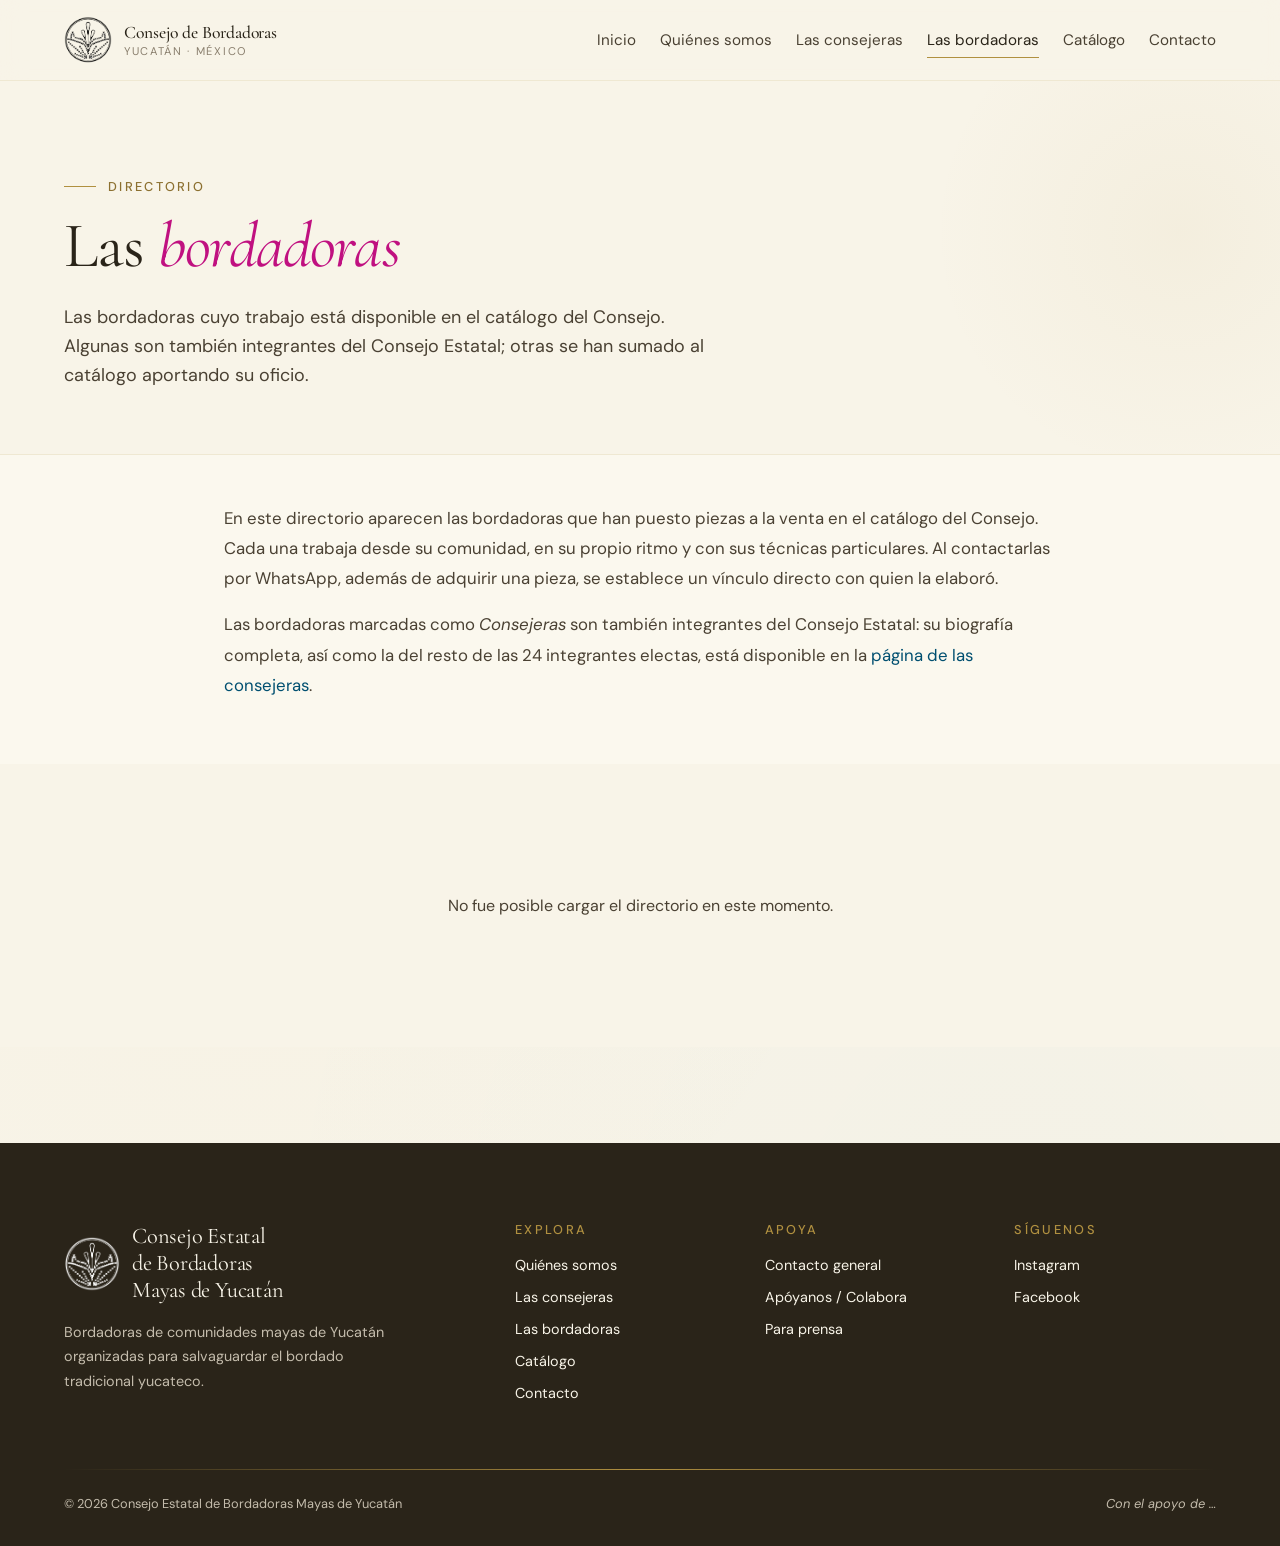
<file: bordadoras.html>
<!DOCTYPE html>
<html lang="es">
<head>
  <meta charset="UTF-8">
  <meta name="viewport" content="width=device-width, initial-scale=1.0">
  <title>Las bordadoras · Consejo Estatal de Bordadoras Mayas de Yucatán</title>
  <meta name="description" content="Directorio de bordadoras integrantes del Consejo Estatal de Bordadoras Mayas de Yucatán, con sus comunidades, técnicas y trayectorias.">
  
  <link rel="preconnect" href="https://fonts.googleapis.com">
  <link rel="preconnect" href="https://fonts.gstatic.com" crossorigin>
  <link href="https://fonts.googleapis.com/css2?family=Cormorant+Garamond:ital,wght@0,300;0,400;0,500;0,600;1,300;1,400;1,500&family=DM+Sans:wght@400;500;600&display=swap" rel="stylesheet">
  
  <link rel="stylesheet" href="assets/css/base.css">
  <link rel="stylesheet" href="assets/css/componentes.css">
  <link rel="stylesheet" href="assets/css/paginas-internas.css">
  <link rel="icon" type="image/png" href="assets/img/logo-consejo-blanco.png">
</head>

<body>
  <header class="header">
    <div class="header__contenedor">
      <a href="index.html" class="header__marca" aria-label="Inicio">
        <img src="assets/img/logo-consejo.png" alt="" class="header__logo">
        <div class="header__nombre">
          <span class="header__nombre-principal">Consejo de Bordadoras</span>
          <span class="header__nombre-secundario">Yucatán · México</span>
        </div>
      </a>
      
      <nav class="nav" aria-label="Navegación principal">
        <ul class="nav__lista">
          <li><a class="nav__link" href="index.html">Inicio</a></li>
          <li><a class="nav__link" href="quienes-somos.html">Quiénes somos</a></li>
          <li><a class="nav__link" href="consejeras.html">Las consejeras</a></li>
          <li><a class="nav__link" href="bordadoras.html" aria-current="page">Las bordadoras</a></li>
          <li><a class="nav__link" href="catalogo.html">Catálogo</a></li>
          <li><a class="nav__link" href="contacto.html">Contacto</a></li>
        </ul>
        <button class="nav__toggle" aria-label="Abrir menú" aria-expanded="false">
          <svg viewBox="0 0 24 24" fill="none" stroke="currentColor" stroke-width="1.5">
            <line x1="3" y1="6" x2="21" y2="6"/>
            <line x1="3" y1="12" x2="21" y2="12"/>
            <line x1="3" y1="18" x2="21" y2="18"/>
          </svg>
        </button>
      </nav>
    </div>
  </header>

  <main>
    <header class="page-header">
      <div class="page-header__contenedor">
        <div class="page-header__eyebrow">
          <span class="page-header__eyebrow-linea"></span>
          <span class="page-header__eyebrow-texto">Directorio</span>
        </div>
        <h1 class="page-header__titulo">Las <em>bordadoras</em></h1>
        <p class="page-header__subtitulo">
          Las bordadoras cuyo trabajo está disponible en el catálogo del Consejo. Algunas son también integrantes del Consejo Estatal; otras se han sumado al catálogo aportando su oficio.
        </p>
      </div>
    </header>

    <section class="prosa" style="padding-block: var(--esp-12);">
      <div class="prosa__contenedor">
        <p>
          En este directorio aparecen las bordadoras que han puesto piezas a la venta en el catálogo del Consejo. Cada una trabaja desde su comunidad, en su propio ritmo y con sus técnicas particulares. Al contactarlas por WhatsApp, además de adquirir una pieza, se establece un vínculo directo con quien la elaboró.
        </p>
        <p>
          Las bordadoras marcadas como <em>Consejeras</em> son también integrantes del Consejo Estatal: su biografía completa, así como la del resto de las 24 integrantes electas, está disponible en la <a href="consejeras.html">página de las consejeras</a>.
        </p>
      </div>
    </section>

    <section class="bordadoras-grid" style="padding-block: var(--esp-16);">
      <div class="bordadoras-grid__contenedor">
        <div id="bordadoras-grid" class="bordadoras-grid__lista">
          <div class="cargando" style="grid-column: 1/-1;">Cargando directorio…</div>
        </div>
      </div>
    </section>
  </main>

  <footer class="footer">
    <div class="footer__contenedor">
      <div class="footer__grid">
        <div class="footer__marca">
          <div class="footer__logo-titulo">
            <img src="assets/img/logo-consejo-blanco.png" alt="" class="footer__logo">
            <h3 class="footer__titulo-bloque">Consejo Estatal<br>de Bordadoras<br>Mayas de Yucatán</h3>
          </div>
          <p class="footer__descripcion">
            Bordadoras de comunidades mayas de Yucatán organizadas para salvaguardar el bordado tradicional yucateco.
          </p>
        </div>
        <div>
          <h4 class="footer__columna-titulo">Explora</h4>
          <ul class="footer__lista">
            <li><a href="quienes-somos.html">Quiénes somos</a></li>
            <li><a href="consejeras.html">Las consejeras</a></li>
            <li><a href="bordadoras.html">Las bordadoras</a></li>
            <li><a href="catalogo.html">Catálogo</a></li>
            <li><a href="contacto.html">Contacto</a></li>
          </ul>
        </div>
        <div>
          <h4 class="footer__columna-titulo">Apoya</h4>
          <ul class="footer__lista">
            <li><a href="contacto.html">Contacto general</a></li>
            <li><a href="contacto.html">Apóyanos / Colabora</a></li>
            <li><a href="contacto.html">Para prensa</a></li>
          </ul>
        </div>
        <div>
          <h4 class="footer__columna-titulo">Síguenos</h4>
          <ul class="footer__lista">
            <li><a data-config-href="instagram_url" href="#" rel="noopener">Instagram</a></li>
            <li><a data-config-href="facebook_url" href="#" rel="noopener">Facebook</a></li>
          </ul>
        </div>
      </div>
      <hr class="footer__divisor">
      <div class="footer__inferior">
        <span>© 2026 Consejo Estatal de Bordadoras Mayas de Yucatán</span>
        <div class="footer__aliados">
          <span>Con el apoyo de <span data-config="aliados">…</span></span>
        </div>
      </div>
    </div>
  </footer>

  <script type="module" src="assets/js/bordadoras.js"></script>
</body>
</html>
</file>
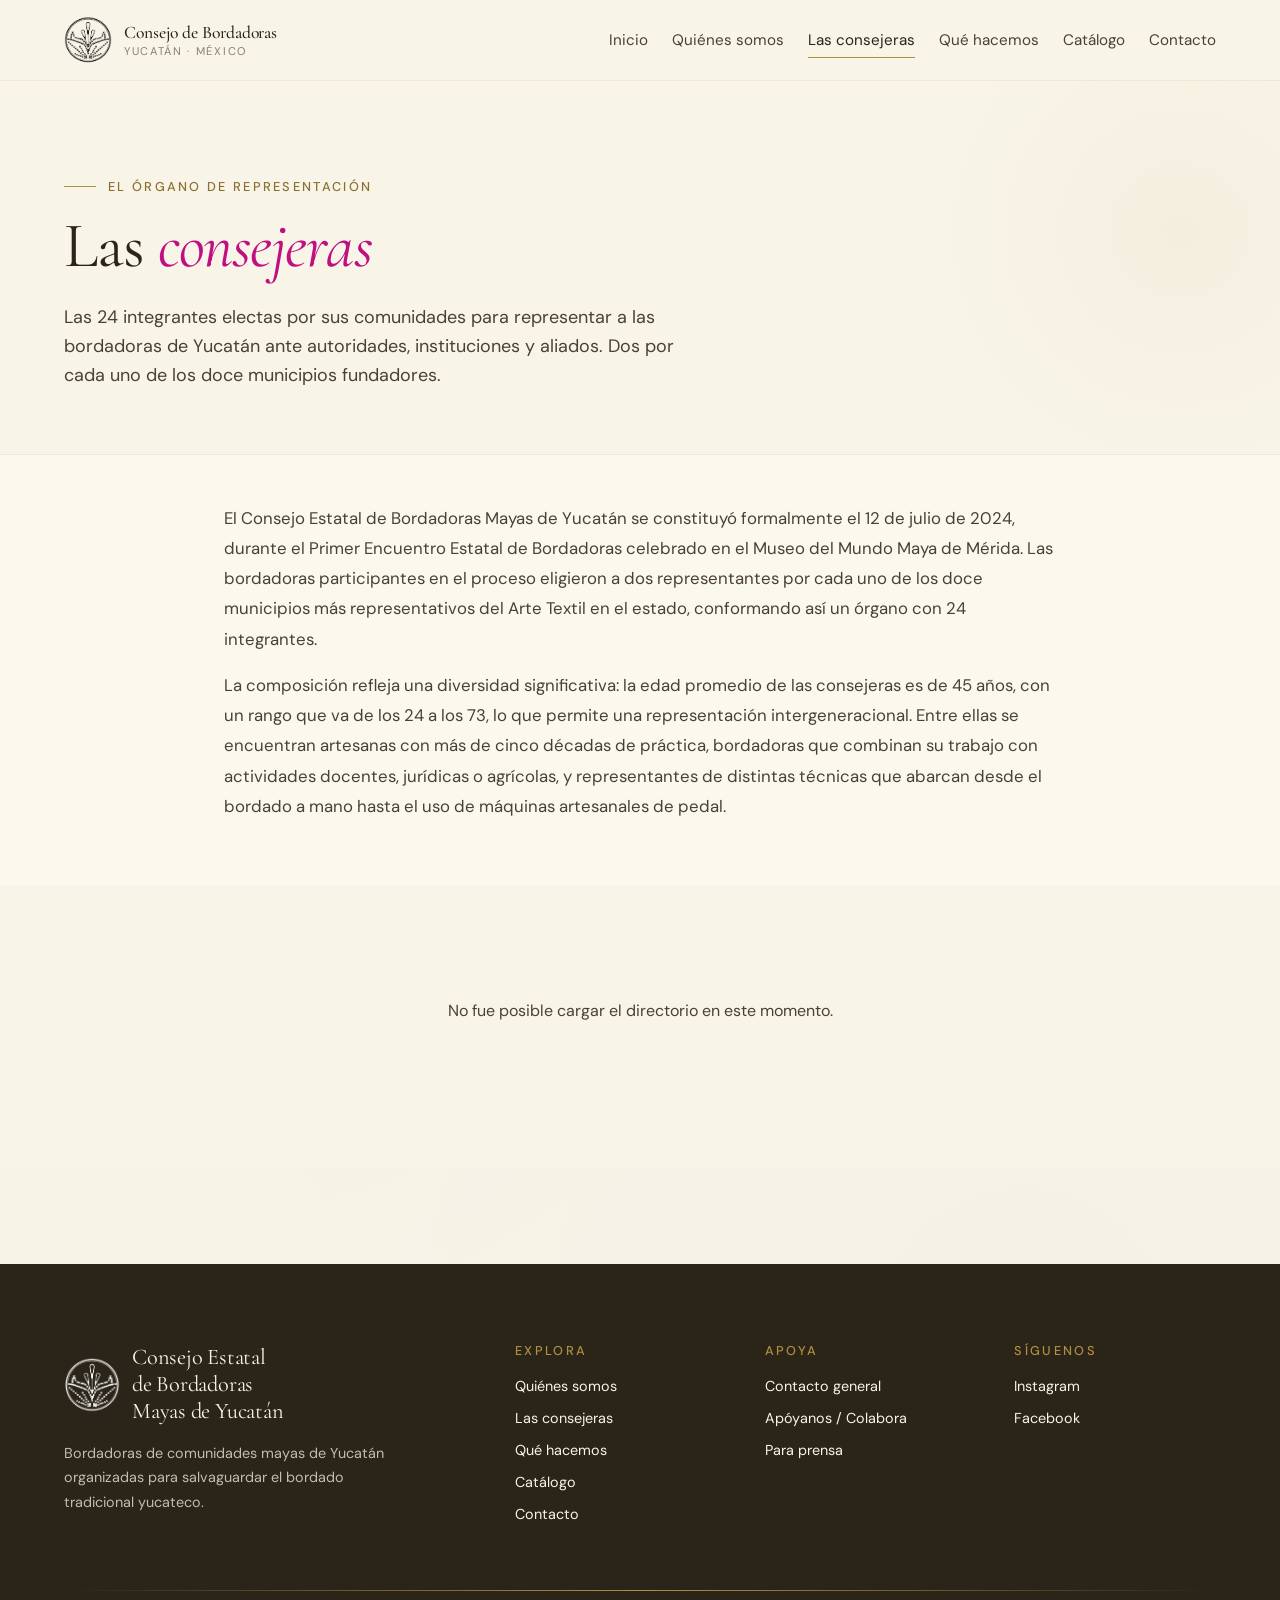
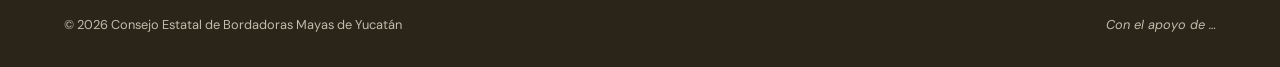
<file: consejeras.html>
<!DOCTYPE html>
<html lang="es">
<head>
  <meta charset="UTF-8">
  <meta name="viewport" content="width=device-width, initial-scale=1.0">
  <title>Las Consejeras · Consejo Estatal de Bordadoras Mayas de Yucatán</title>
  <meta name="description" content="Directorio de las 24 integrantes electas del Consejo Estatal de Bordadoras Mayas de Yucatán, representantes de 12 municipios.">
  
  <link rel="preconnect" href="https://fonts.googleapis.com">
  <link rel="preconnect" href="https://fonts.gstatic.com" crossorigin>
  <link href="https://fonts.googleapis.com/css2?family=Cormorant+Garamond:ital,wght@0,300;0,400;0,500;0,600;1,300;1,400;1,500&family=DM+Sans:wght@400;500;600&display=swap" rel="stylesheet">
  
  <link rel="stylesheet" href="assets/css/base.css">
  <link rel="stylesheet" href="assets/css/componentes.css">
  <link rel="stylesheet" href="assets/css/paginas-internas.css">
  <link rel="icon" type="image/png" href="assets/img/logo-consejo-blanco.png">
</head>

<body>
  <header class="header">
    <div class="header__contenedor">
      <a href="index.html" class="header__marca" aria-label="Inicio">
        <img src="assets/img/logo-consejo.png" alt="" class="header__logo">
        <div class="header__nombre">
          <span class="header__nombre-principal">Consejo de Bordadoras</span>
          <span class="header__nombre-secundario">Yucatán · México</span>
        </div>
      </a>
      
      <nav class="nav" aria-label="Navegación principal">
        <ul class="nav__lista">
          <li><a class="nav__link" href="index.html">Inicio</a></li>
          <li><a class="nav__link" href="quienes-somos.html">Quiénes somos</a></li>
          <li><a class="nav__link" href="consejeras.html" aria-current="page">Las consejeras</a></li>
          <li><a class="nav__link" href="que-hacemos.html">Qué hacemos</a></li>
          <li><a class="nav__link" href="catalogo.html">Catálogo</a></li>
          <li><a class="nav__link" href="contacto.html">Contacto</a></li>
        </ul>
        <button class="nav__toggle" aria-label="Abrir menú" aria-expanded="false">
          <svg viewBox="0 0 24 24" fill="none" stroke="currentColor" stroke-width="1.5">
            <line x1="3" y1="6" x2="21" y2="6"/>
            <line x1="3" y1="12" x2="21" y2="12"/>
            <line x1="3" y1="18" x2="21" y2="18"/>
          </svg>
        </button>
      </nav>
    </div>
  </header>

  <main>
    <header class="page-header">
      <div class="page-header__contenedor">
        <div class="page-header__eyebrow">
          <span class="page-header__eyebrow-linea"></span>
          <span class="page-header__eyebrow-texto">El órgano de representación</span>
        </div>
        <h1 class="page-header__titulo">Las <em>consejeras</em></h1>
        <p class="page-header__subtitulo">
          Las 24 integrantes electas por sus comunidades para representar a las bordadoras de Yucatán ante autoridades, instituciones y aliados. Dos por cada uno de los doce municipios fundadores.
        </p>
      </div>
    </header>

    <section class="prosa" style="padding-block: var(--esp-12);">
      <div class="prosa__contenedor">
        <p>
          El Consejo Estatal de Bordadoras Mayas de Yucatán se constituyó formalmente el 12 de julio de 2024, durante el Primer Encuentro Estatal de Bordadoras celebrado en el Museo del Mundo Maya de Mérida. Las bordadoras participantes en el proceso eligieron a dos representantes por cada uno de los doce municipios más representativos del Arte Textil en el estado, conformando así un órgano con 24 integrantes.
        </p>
        <p>
          La composición refleja una diversidad significativa: la edad promedio de las consejeras es de 45 años, con un rango que va de los 24 a los 73, lo que permite una representación intergeneracional. Entre ellas se encuentran artesanas con más de cinco décadas de práctica, bordadoras que combinan su trabajo con actividades docentes, jurídicas o agrícolas, y representantes de distintas técnicas que abarcan desde el bordado a mano hasta el uso de máquinas artesanales de pedal.
        </p>
      </div>
    </section>

    <section class="bordadoras-grid" style="padding-block: var(--esp-12) var(--esp-20);">
      <div class="bordadoras-grid__contenedor">
        <div id="consejeras-grid" class="bordadoras-grid__lista">
          <div class="cargando" style="grid-column: 1/-1;">Cargando directorio del Consejo…</div>
        </div>
      </div>
    </section>
  </main>

  <footer class="footer">
    <div class="footer__contenedor">
      <div class="footer__grid">
        <div class="footer__marca">
          <div class="footer__logo-titulo">
            <img src="assets/img/logo-consejo-blanco.png" alt="" class="footer__logo">
            <h3 class="footer__titulo-bloque">Consejo Estatal<br>de Bordadoras<br>Mayas de Yucatán</h3>
          </div>
          <p class="footer__descripcion">
            Bordadoras de comunidades mayas de Yucatán organizadas para salvaguardar el bordado tradicional yucateco.
          </p>
        </div>
        <div>
          <h4 class="footer__columna-titulo">Explora</h4>
          <ul class="footer__lista">
            <li><a href="quienes-somos.html">Quiénes somos</a></li>
            <li><a href="consejeras.html">Las consejeras</a></li>
            <li><a href="que-hacemos.html">Qué hacemos</a></li>
            <li><a href="catalogo.html">Catálogo</a></li>
            <li><a href="contacto.html">Contacto</a></li>
          </ul>
        </div>
        <div>
          <h4 class="footer__columna-titulo">Apoya</h4>
          <ul class="footer__lista">
            <li><a href="contacto.html">Contacto general</a></li>
            <li><a href="contacto.html">Apóyanos / Colabora</a></li>
            <li><a href="contacto.html">Para prensa</a></li>
          </ul>
        </div>
        <div>
          <h4 class="footer__columna-titulo">Síguenos</h4>
          <ul class="footer__lista">
            <li><a data-config-href="instagram_url" href="#" rel="noopener">Instagram</a></li>
            <li><a data-config-href="facebook_url" href="#" rel="noopener">Facebook</a></li>
          </ul>
        </div>
      </div>
      <hr class="footer__divisor">
      <div class="footer__inferior">
        <span>© 2026 Consejo Estatal de Bordadoras Mayas de Yucatán</span>
        <div class="footer__aliados">
          <span>Con el apoyo de <span data-config="aliados">…</span></span>
        </div>
      </div>
    </div>
  </footer>

  <script type="module" src="assets/js/consejeras.js"></script>
</body>
</html>
</file>
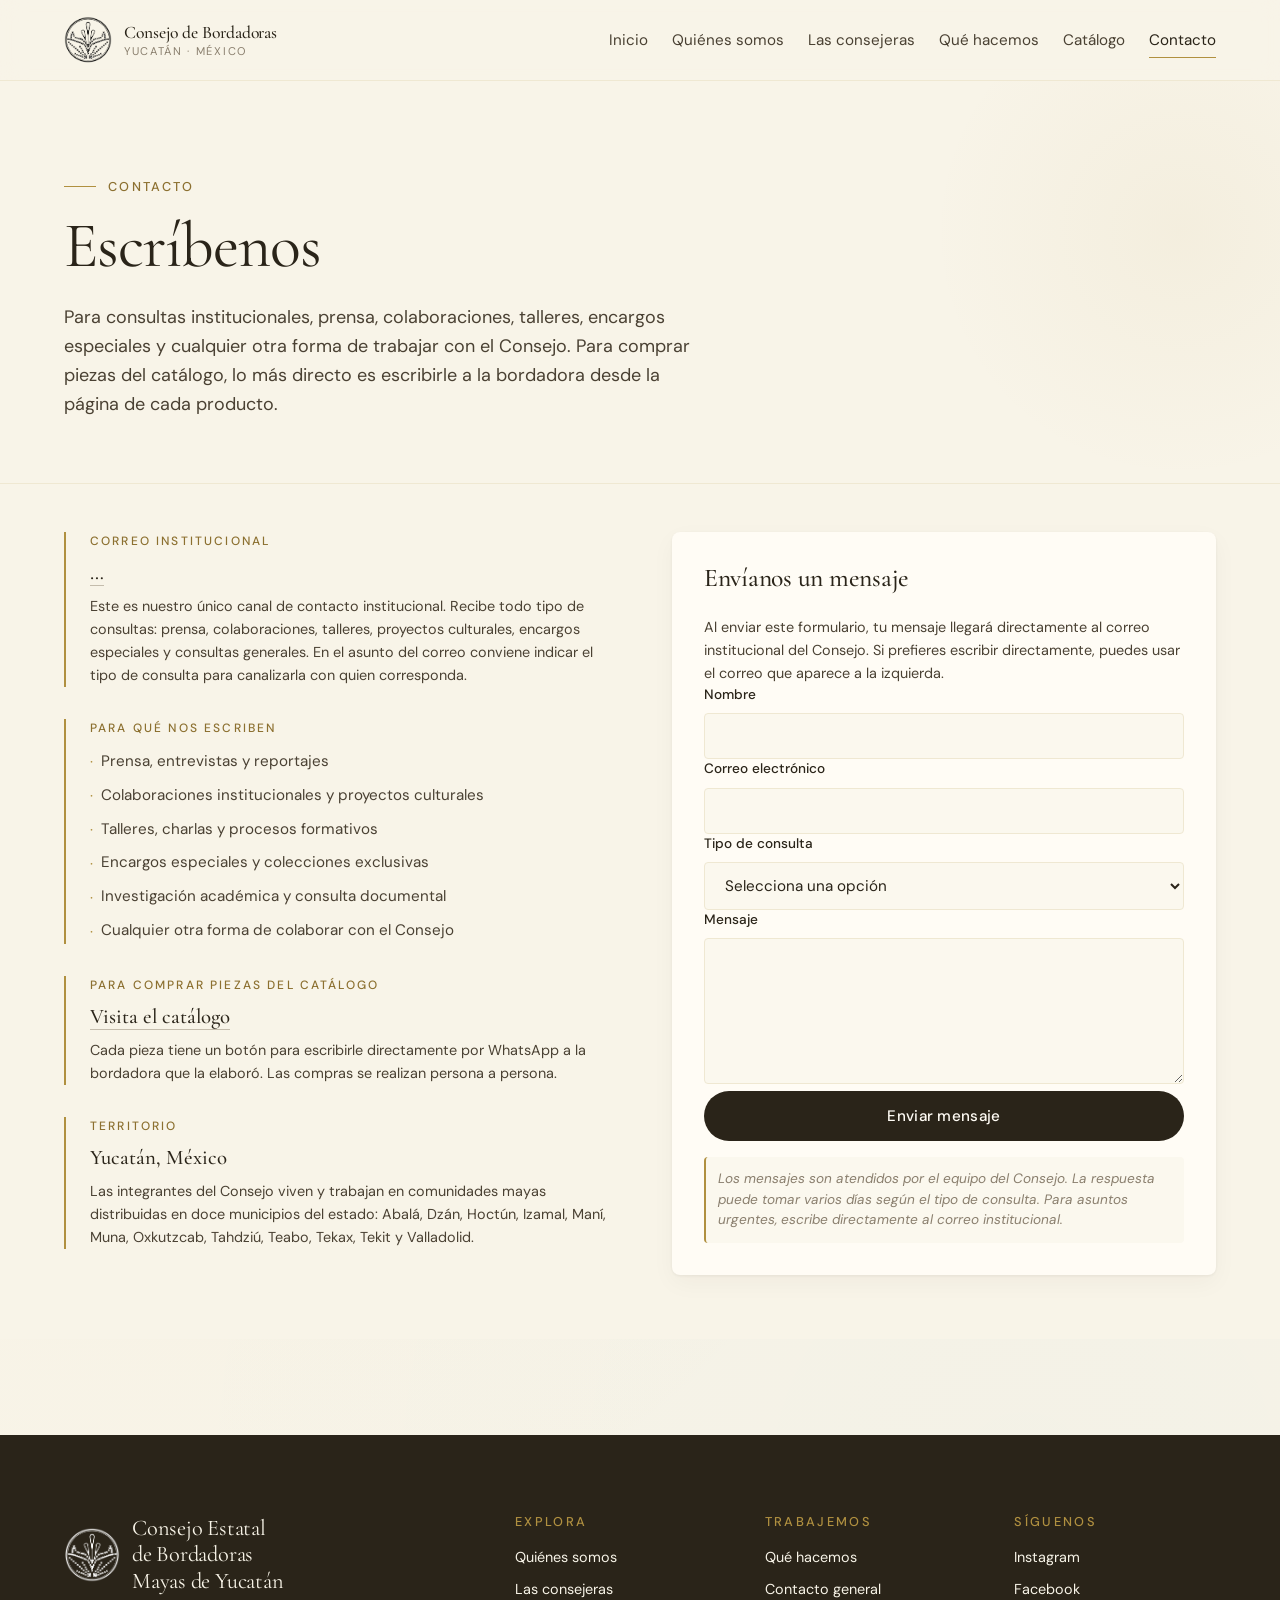
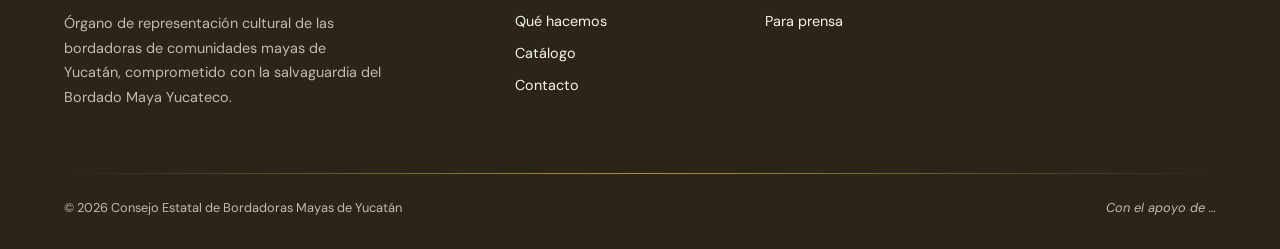
<file: contacto.html>
<!DOCTYPE html>
<html lang="es">
<head>
  <meta charset="UTF-8">
  <meta name="viewport" content="width=device-width, initial-scale=1.0">
  <title>Contacto · Consejo Estatal de Bordadoras Mayas de Yucatán</title>
  <meta name="description" content="Contacta al Consejo Estatal de Bordadoras Mayas de Yucatán para consultas institucionales, prensa, colaboraciones y proyectos culturales.">
  
  <link rel="preconnect" href="https://fonts.googleapis.com">
  <link rel="preconnect" href="https://fonts.gstatic.com" crossorigin>
  <link href="https://fonts.googleapis.com/css2?family=Cormorant+Garamond:ital,wght@0,300;0,400;0,500;0,600;1,300;1,400;1,500&family=DM+Sans:wght@400;500;600&display=swap" rel="stylesheet">
  
  <link rel="stylesheet" href="assets/css/base.css">
  <link rel="stylesheet" href="assets/css/componentes.css">
  <link rel="stylesheet" href="assets/css/paginas-internas.css">
  <link rel="icon" type="image/png" href="assets/img/logo-consejo-blanco.png">
</head>

<body>
  <header class="header">
    <div class="header__contenedor">
      <a href="index.html" class="header__marca" aria-label="Inicio">
        <img src="assets/img/logo-consejo.png" alt="" class="header__logo">
        <div class="header__nombre">
          <span class="header__nombre-principal">Consejo de Bordadoras</span>
          <span class="header__nombre-secundario">Yucatán · México</span>
        </div>
      </a>
      
      <nav class="nav" aria-label="Navegación principal">
        <ul class="nav__lista">
          <li><a class="nav__link" href="index.html">Inicio</a></li>
          <li><a class="nav__link" href="quienes-somos.html">Quiénes somos</a></li>
          <li><a class="nav__link" href="consejeras.html">Las consejeras</a></li>
          <li><a class="nav__link" href="que-hacemos.html">Qué hacemos</a></li>
          <li><a class="nav__link" href="catalogo.html">Catálogo</a></li>
          <li><a class="nav__link" href="contacto.html" aria-current="page">Contacto</a></li>
        </ul>
        <button class="nav__toggle" aria-label="Abrir menú" aria-expanded="false">
          <svg viewBox="0 0 24 24" fill="none" stroke="currentColor" stroke-width="1.5">
            <line x1="3" y1="6" x2="21" y2="6"/>
            <line x1="3" y1="12" x2="21" y2="12"/>
            <line x1="3" y1="18" x2="21" y2="18"/>
          </svg>
        </button>
      </nav>
    </div>
  </header>

  <main>
    <header class="page-header">
      <div class="page-header__contenedor">
        <div class="page-header__eyebrow">
          <span class="page-header__eyebrow-linea"></span>
          <span class="page-header__eyebrow-texto">Contacto</span>
        </div>
        <h1 class="page-header__titulo">Escríbenos</h1>
        <p class="page-header__subtitulo">
          Para consultas institucionales, prensa, colaboraciones, talleres, encargos especiales y cualquier otra forma de trabajar con el Consejo. Para comprar piezas del catálogo, lo más directo es escribirle a la bordadora desde la página de cada producto.
        </p>
      </div>
    </header>

    <section class="contacto-grid" style="padding-block: var(--esp-12) var(--esp-16);">
      <div class="contacto-grid__contenedor">
        
        <!-- Bloque izquierdo: correo institucional único -->
        <div class="contacto-info">
          <div class="contacto-info__bloque">
            <div class="contacto-info__etiqueta">Correo institucional</div>
            <p class="contacto-info__valor">
              <a data-config-mailto="correo_institucional" href="#"><span data-config="correo_institucional">…</span></a>
            </p>
            <p class="contacto-info__descripcion">
              Este es nuestro único canal de contacto institucional. Recibe todo tipo de consultas: prensa, colaboraciones, talleres, proyectos culturales, encargos especiales y consultas generales. En el asunto del correo conviene indicar el tipo de consulta para canalizarla con quien corresponda.
            </p>
          </div>

          <div class="contacto-info__bloque">
            <div class="contacto-info__etiqueta">Para qué nos escriben</div>
            <ul style="list-style: none; padding: 0; margin: var(--esp-3) 0 0; display: flex; flex-direction: column; gap: var(--esp-2);">
              <li style="display: flex; align-items: flex-start; gap: var(--esp-2); font-size: 0.95rem; line-height: 1.6; color: var(--c-tinta-suave);">
                <span style="color: var(--c-dorado); margin-top: 0.1em;">·</span>
                <span>Prensa, entrevistas y reportajes</span>
              </li>
              <li style="display: flex; align-items: flex-start; gap: var(--esp-2); font-size: 0.95rem; line-height: 1.6; color: var(--c-tinta-suave);">
                <span style="color: var(--c-dorado); margin-top: 0.1em;">·</span>
                <span>Colaboraciones institucionales y proyectos culturales</span>
              </li>
              <li style="display: flex; align-items: flex-start; gap: var(--esp-2); font-size: 0.95rem; line-height: 1.6; color: var(--c-tinta-suave);">
                <span style="color: var(--c-dorado); margin-top: 0.1em;">·</span>
                <span>Talleres, charlas y procesos formativos</span>
              </li>
              <li style="display: flex; align-items: flex-start; gap: var(--esp-2); font-size: 0.95rem; line-height: 1.6; color: var(--c-tinta-suave);">
                <span style="color: var(--c-dorado); margin-top: 0.1em;">·</span>
                <span>Encargos especiales y colecciones exclusivas</span>
              </li>
              <li style="display: flex; align-items: flex-start; gap: var(--esp-2); font-size: 0.95rem; line-height: 1.6; color: var(--c-tinta-suave);">
                <span style="color: var(--c-dorado); margin-top: 0.1em;">·</span>
                <span>Investigación académica y consulta documental</span>
              </li>
              <li style="display: flex; align-items: flex-start; gap: var(--esp-2); font-size: 0.95rem; line-height: 1.6; color: var(--c-tinta-suave);">
                <span style="color: var(--c-dorado); margin-top: 0.1em;">·</span>
                <span>Cualquier otra forma de colaborar con el Consejo</span>
              </li>
            </ul>
          </div>

          <div class="contacto-info__bloque">
            <div class="contacto-info__etiqueta">Para comprar piezas del catálogo</div>
            <p class="contacto-info__valor">
              <a href="catalogo.html">Visita el catálogo</a>
            </p>
            <p class="contacto-info__descripcion">
              Cada pieza tiene un botón para escribirle directamente por WhatsApp a la bordadora que la elaboró. Las compras se realizan persona a persona.
            </p>
          </div>

          <div class="contacto-info__bloque">
            <div class="contacto-info__etiqueta">Territorio</div>
            <p class="contacto-info__valor">
              Yucatán, México
            </p>
            <p class="contacto-info__descripcion">
              Las integrantes del Consejo viven y trabajan en comunidades mayas distribuidas en doce municipios del estado: Abalá, Dzán, Hoctún, Izamal, Maní, Muna, Oxkutzcab, Tahdziú, Teabo, Tekax, Tekit y Valladolid.
            </p>
          </div>
        </div>

        <!-- Bloque derecho: formulario -->
        <div class="form-contacto">
          <h2 class="form-contacto__titulo">Envíanos un mensaje</h2>
          <p style="font-size: 0.9rem; color: var(--c-tinta-suave); line-height: 1.6; margin-bottom: var(--esp-5);">
            Al enviar este formulario, tu mensaje llegará directamente al correo institucional del Consejo. Si prefieres escribir directamente, puedes usar el correo que aparece a la izquierda.
          </p>
          
          <form data-config-action="correo_institucional" action="https://formsubmit.co/" method="POST">
            <input type="hidden" name="_subject" value="Mensaje desde el sitio web del Consejo">
            <input type="hidden" name="_captcha" value="true">
            <input type="hidden" name="_template" value="table">
            <input type="hidden" name="_next" value="https://unescomexico.github.io/consejo-bordadoras-yucatan/contacto.html?enviado=1">
            
            <div class="form-grupo">
              <label class="form-grupo__label" for="nombre">Nombre</label>
              <input class="form-grupo__input" type="text" id="nombre" name="nombre" required>
            </div>
            
            <div class="form-grupo">
              <label class="form-grupo__label" for="correo">Correo electrónico</label>
              <input class="form-grupo__input" type="email" id="correo" name="correo" required>
            </div>
            
            <div class="form-grupo">
              <label class="form-grupo__label" for="asunto">Tipo de consulta</label>
              <select class="form-grupo__select" id="asunto" name="asunto" required>
                <option value="">Selecciona una opción</option>
                <option value="general">Consulta general</option>
                <option value="prensa">Prensa</option>
                <option value="colaboracion">Colaboración institucional</option>
                <option value="encargo">Encargo especial</option>
                <option value="taller">Talleres y procesos formativos</option>
                <option value="academia">Investigación académica</option>
                <option value="otro">Otro</option>
              </select>
            </div>
            
            <div class="form-grupo">
              <label class="form-grupo__label" for="mensaje">Mensaje</label>
              <textarea class="form-grupo__textarea" id="mensaje" name="mensaje" rows="6" required></textarea>
            </div>
            
            <button type="submit" class="boton boton--primario" style="width: 100%; justify-content: center;">
              Enviar mensaje
            </button>
            
            <p class="form-grupo__nota">
              Los mensajes son atendidos por el equipo del Consejo. La respuesta puede tomar varios días según el tipo de consulta. Para asuntos urgentes, escribe directamente al correo institucional.
            </p>
          </form>
        </div>
      </div>
    </section>
  </main>

  <footer class="footer">
    <div class="footer__contenedor">
      <div class="footer__grid">
        <div class="footer__marca">
          <div class="footer__logo-titulo">
            <img src="assets/img/logo-consejo-blanco.png" alt="" class="footer__logo">
            <h3 class="footer__titulo-bloque">Consejo Estatal<br>de Bordadoras<br>Mayas de Yucatán</h3>
          </div>
          <p class="footer__descripcion">
            Órgano de representación cultural de las bordadoras de comunidades mayas de Yucatán, comprometido con la salvaguardia del Bordado Maya Yucateco.
          </p>
        </div>
        <div>
          <h4 class="footer__columna-titulo">Explora</h4>
          <ul class="footer__lista">
            <li><a href="quienes-somos.html">Quiénes somos</a></li>
            <li><a href="consejeras.html">Las consejeras</a></li>
            <li><a href="que-hacemos.html">Qué hacemos</a></li>
            <li><a href="catalogo.html">Catálogo</a></li>
            <li><a href="contacto.html">Contacto</a></li>
          </ul>
        </div>
        <div>
          <h4 class="footer__columna-titulo">Trabajemos</h4>
          <ul class="footer__lista">
            <li><a href="que-hacemos.html">Qué hacemos</a></li>
            <li><a href="contacto.html">Contacto general</a></li>
            <li><a href="contacto.html">Para prensa</a></li>
          </ul>
        </div>
        <div>
          <h4 class="footer__columna-titulo">Síguenos</h4>
          <ul class="footer__lista">
            <li><a data-config-href="instagram_url" href="#" rel="noopener">Instagram</a></li>
            <li><a data-config-href="facebook_url" href="#" rel="noopener">Facebook</a></li>
          </ul>
        </div>
      </div>
      <hr class="footer__divisor">
      <div class="footer__inferior">
        <span>© 2026 Consejo Estatal de Bordadoras Mayas de Yucatán</span>
        <div class="footer__aliados">
          <span>Con el apoyo de <span data-config="aliados">…</span></span>
        </div>
      </div>
    </div>
  </footer>

  <script type="module">
    import { cargarYAplicarConfiguracion } from "./assets/js/config-dinamica.js";
    
    // Menú móvil
    const toggle = document.querySelector(".nav__toggle");
    const nav = document.querySelector(".nav");
    if (toggle && nav) {
      toggle.addEventListener("click", () => {
        nav.classList.toggle("activa");
        toggle.setAttribute("aria-expanded", nav.classList.contains("activa"));
      });
    }
    
    // Configuración dinámica
    cargarYAplicarConfiguracion();
    
    // Si venimos de un envío exitoso, mostrar confirmación
    if (window.location.search.includes("enviado=1")) {
      const main = document.querySelector("main");
      const aviso = document.createElement("div");
      aviso.style.cssText = `
        background-color: var(--c-verde);
        color: white;
        padding: var(--esp-4) var(--esp-6);
        text-align: center;
        font-size: 0.95rem;
        font-weight: 500;
      `;
      aviso.textContent = "✓ Tu mensaje ha sido enviado. Te responderemos lo antes posible.";
      main.insertBefore(aviso, main.firstChild);
      setTimeout(() => aviso.style.opacity = "0", 6000);
      setTimeout(() => aviso.remove(), 7000);
    }
  </script>
</body>
</html>
</file>
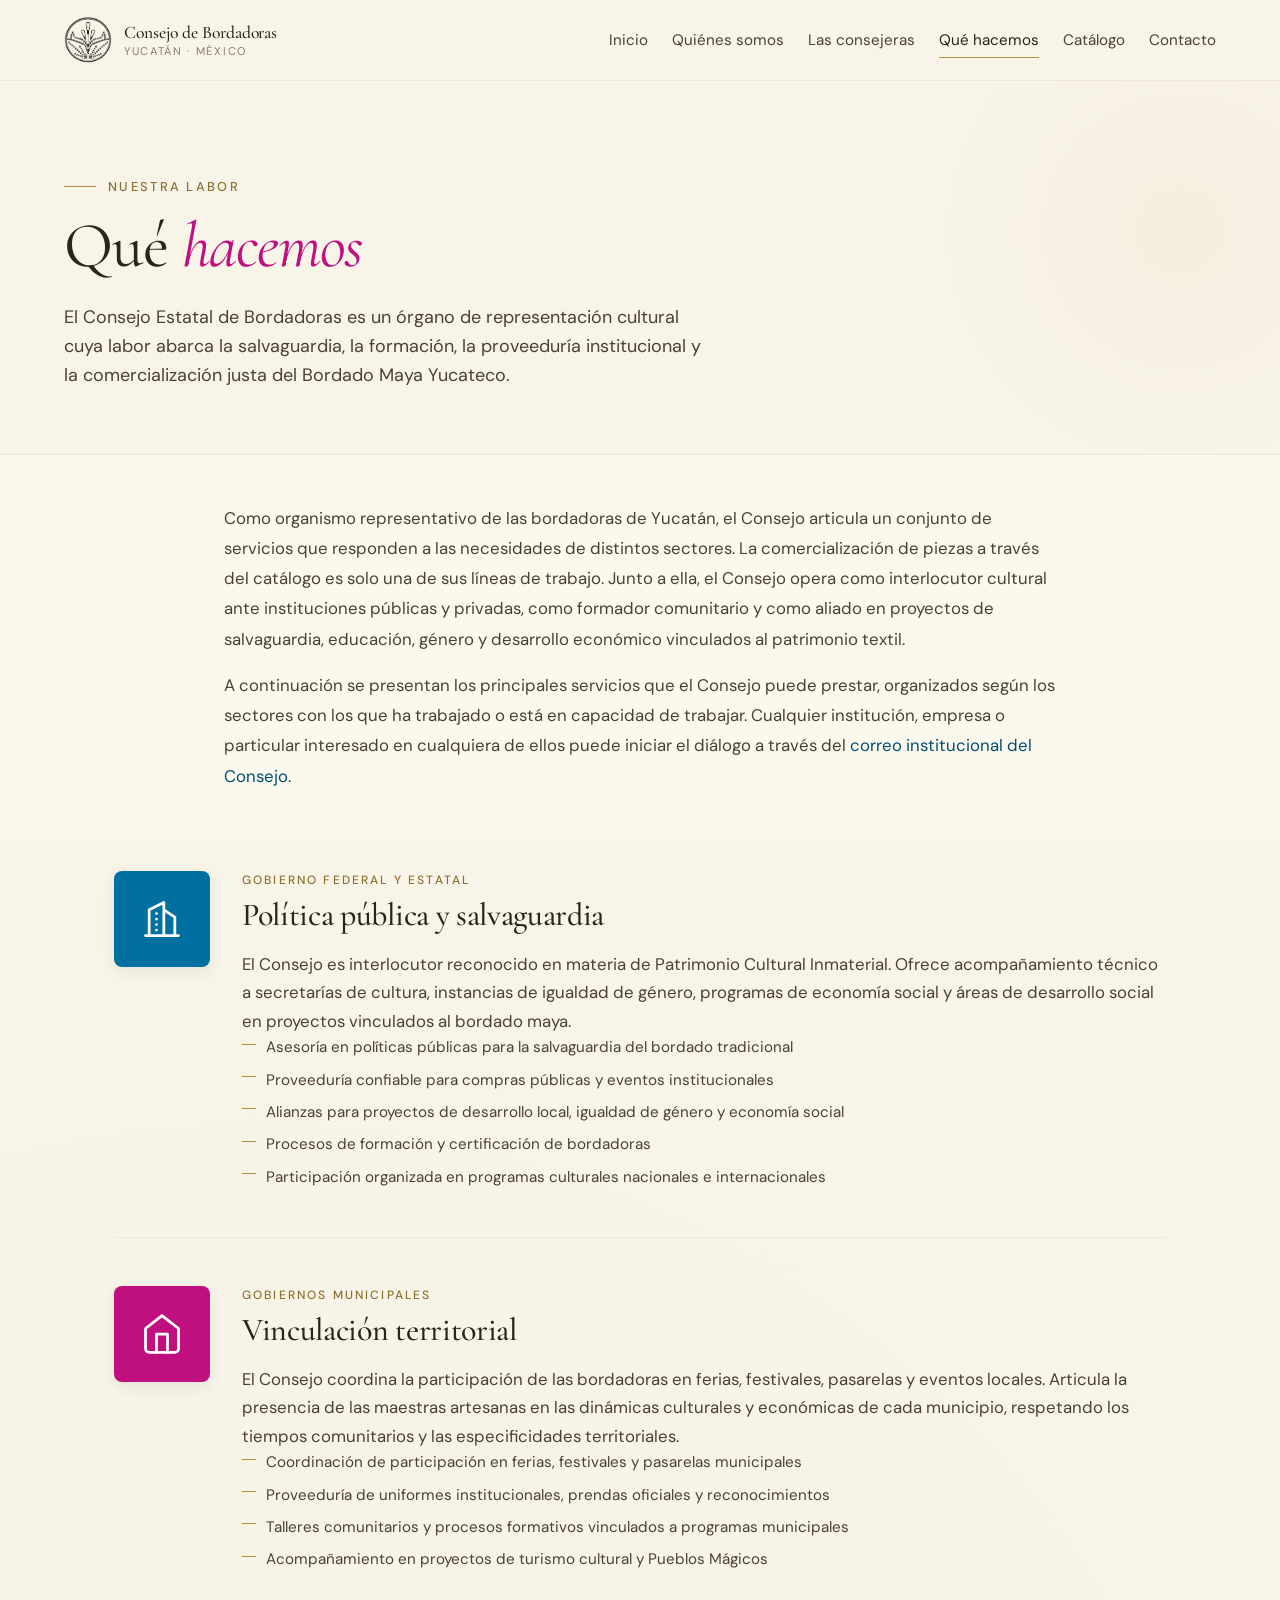
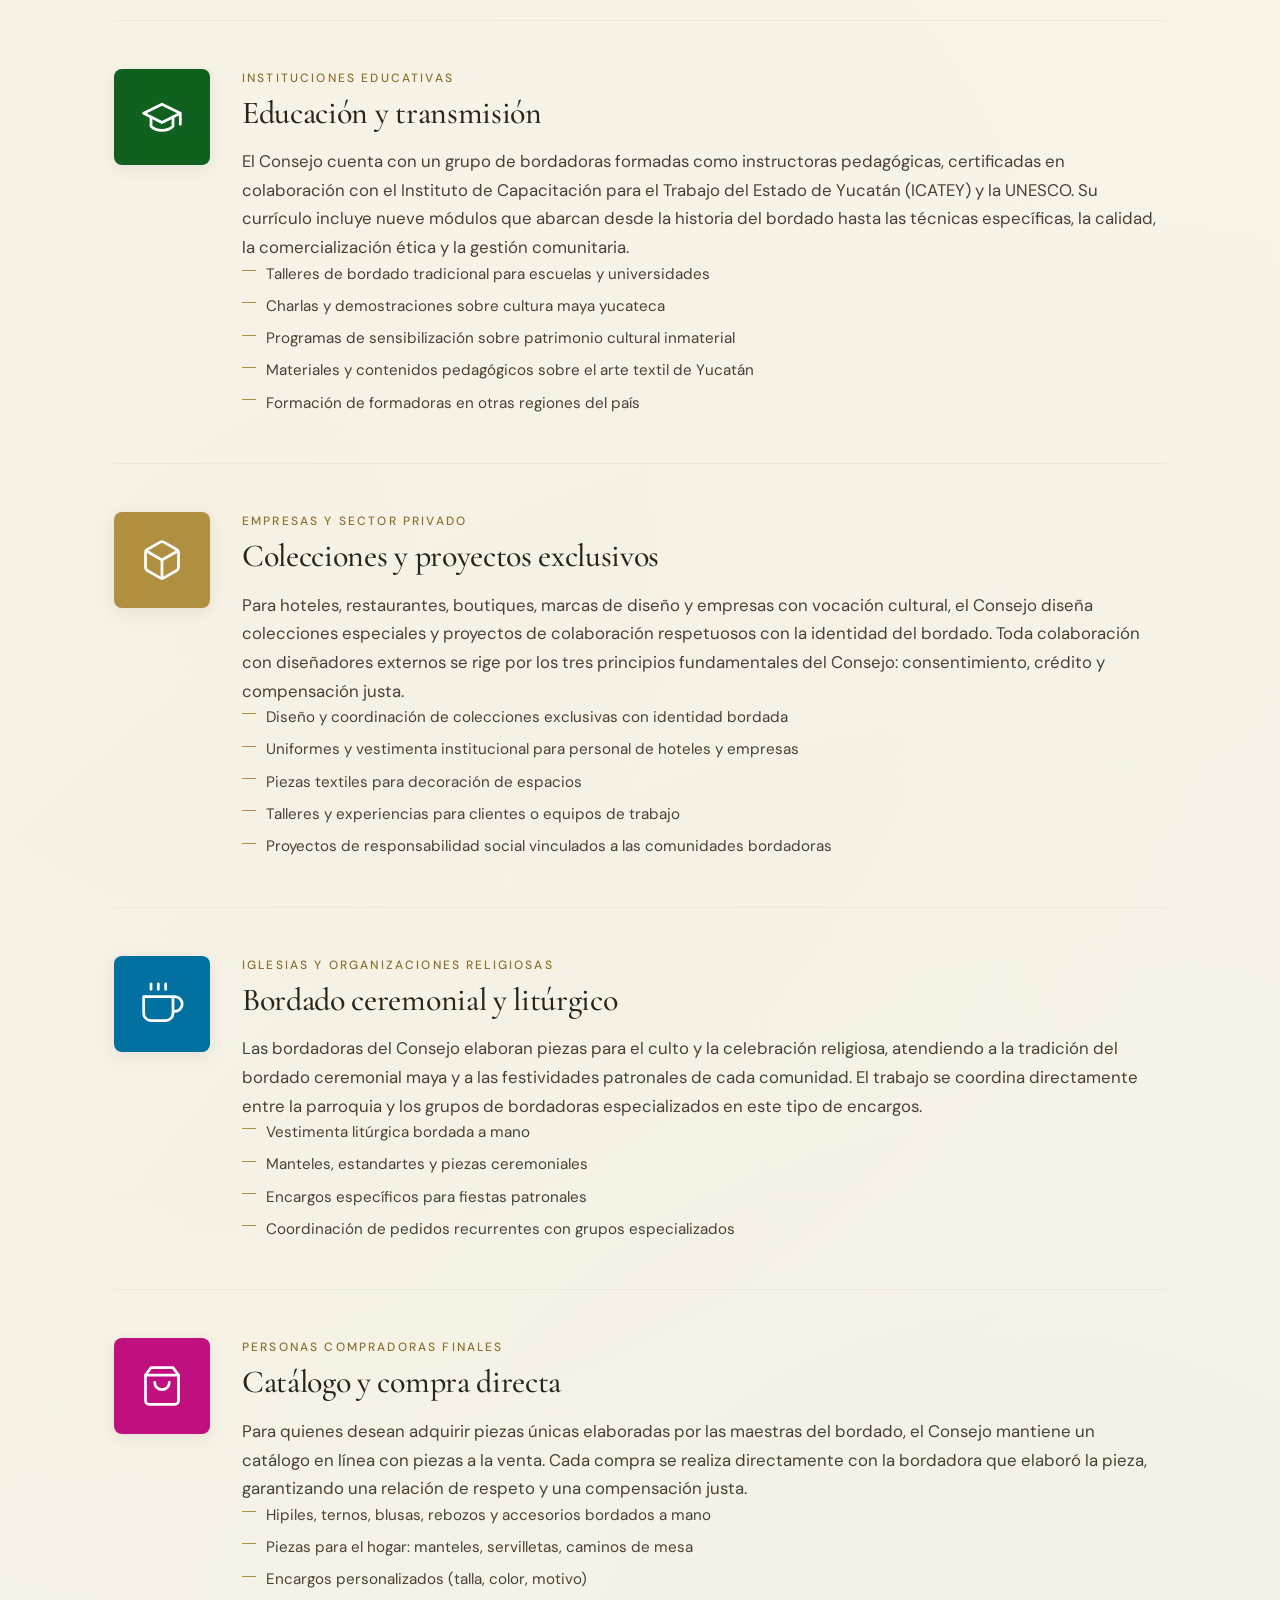
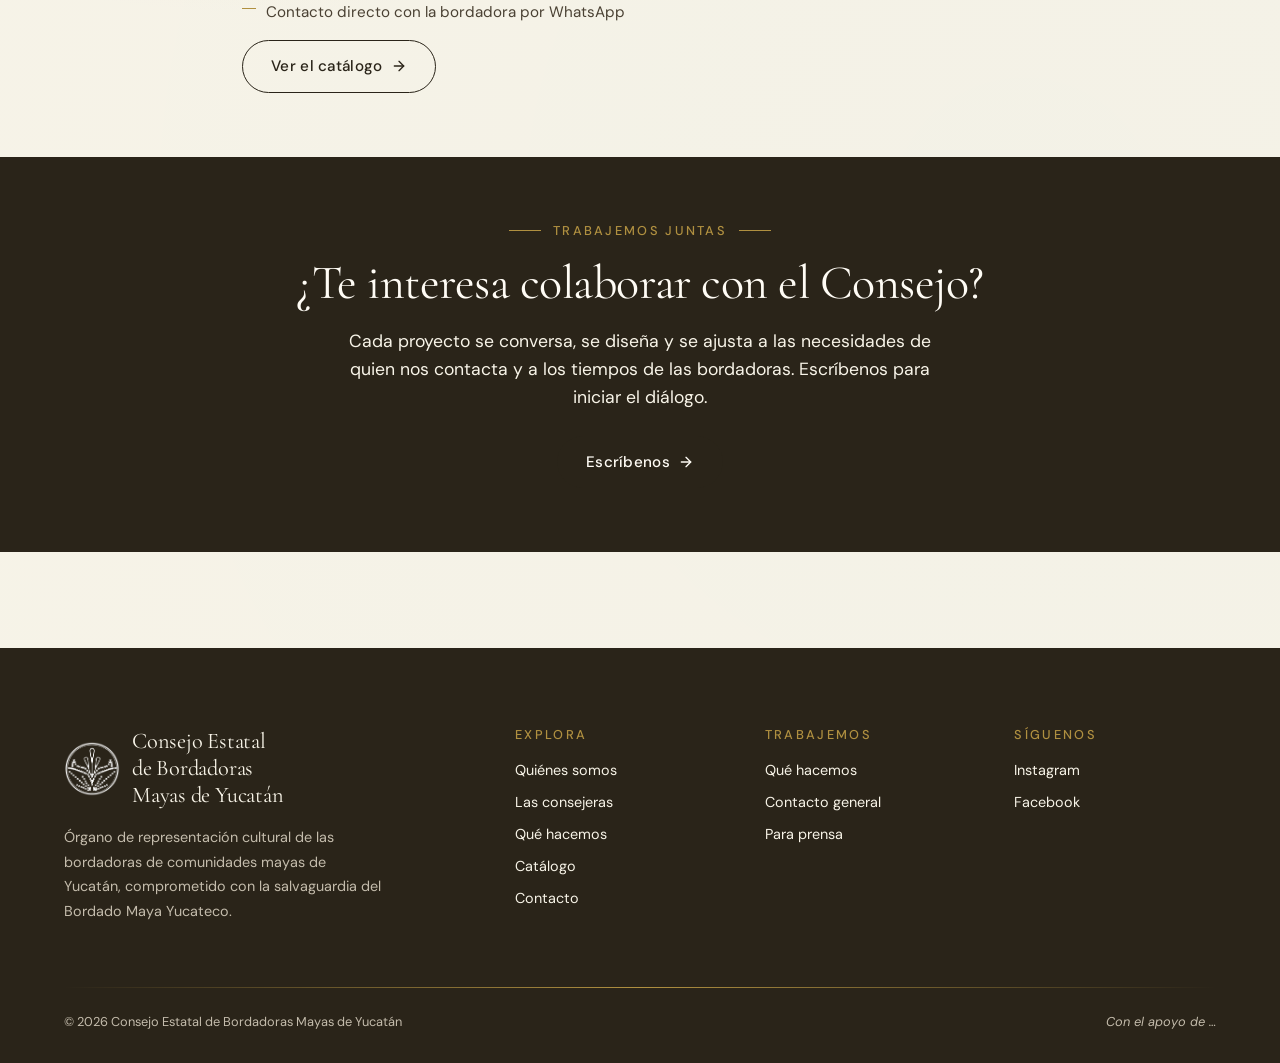
<file: que-hacemos.html>
<!DOCTYPE html>
<html lang="es">
<head>
  <meta charset="UTF-8">
  <meta name="viewport" content="width=device-width, initial-scale=1.0">
  <title>Qué hacemos · Consejo Estatal de Bordadoras Mayas de Yucatán</title>
  <meta name="description" content="El Consejo Estatal de Bordadoras Mayas de Yucatán ofrece servicios institucionales: procesos de formación, asesoría cultural, encargos especiales, talleres educativos, proveeduría a gobiernos y empresas, y comercialización justa de piezas tradicionales.">
  
  <link rel="preconnect" href="https://fonts.googleapis.com">
  <link rel="preconnect" href="https://fonts.gstatic.com" crossorigin>
  <link href="https://fonts.googleapis.com/css2?family=Cormorant+Garamond:ital,wght@0,300;0,400;0,500;0,600;1,300;1,400;1,500&family=DM+Sans:wght@400;500;600&display=swap" rel="stylesheet">
  
  <link rel="stylesheet" href="assets/css/base.css">
  <link rel="stylesheet" href="assets/css/componentes.css">
  <link rel="stylesheet" href="assets/css/paginas-internas.css">
  <link rel="icon" type="image/png" href="assets/img/logo-consejo-blanco.png">
</head>

<body>
  <header class="header">
    <div class="header__contenedor">
      <a href="index.html" class="header__marca" aria-label="Inicio">
        <img src="assets/img/logo-consejo.png" alt="" class="header__logo">
        <div class="header__nombre">
          <span class="header__nombre-principal">Consejo de Bordadoras</span>
          <span class="header__nombre-secundario">Yucatán · México</span>
        </div>
      </a>
      
      <nav class="nav" aria-label="Navegación principal">
        <ul class="nav__lista">
          <li><a class="nav__link" href="index.html">Inicio</a></li>
          <li><a class="nav__link" href="quienes-somos.html">Quiénes somos</a></li>
          <li><a class="nav__link" href="consejeras.html">Las consejeras</a></li>
          <li><a class="nav__link" href="que-hacemos.html" aria-current="page">Qué hacemos</a></li>
          <li><a class="nav__link" href="catalogo.html">Catálogo</a></li>
          <li><a class="nav__link" href="contacto.html">Contacto</a></li>
        </ul>
        <button class="nav__toggle" aria-label="Abrir menú" aria-expanded="false">
          <svg viewBox="0 0 24 24" fill="none" stroke="currentColor" stroke-width="1.5">
            <line x1="3" y1="6" x2="21" y2="6"/>
            <line x1="3" y1="12" x2="21" y2="12"/>
            <line x1="3" y1="18" x2="21" y2="18"/>
          </svg>
        </button>
      </nav>
    </div>
  </header>

  <main>
    <header class="page-header">
      <div class="page-header__contenedor">
        <div class="page-header__eyebrow">
          <span class="page-header__eyebrow-linea"></span>
          <span class="page-header__eyebrow-texto">Nuestra labor</span>
        </div>
        <h1 class="page-header__titulo">Qué <em>hacemos</em></h1>
        <p class="page-header__subtitulo">
          El Consejo Estatal de Bordadoras es un órgano de representación cultural cuya labor abarca la salvaguardia, la formación, la proveeduría institucional y la comercialización justa del Bordado Maya Yucateco.
        </p>
      </div>
    </header>

    <section class="prosa" style="padding-block: var(--esp-12) var(--esp-8);">
      <div class="prosa__contenedor">
        <p>
          Como organismo representativo de las bordadoras de Yucatán, el Consejo articula un conjunto de servicios que responden a las necesidades de distintos sectores. La comercialización de piezas a través del catálogo es solo una de sus líneas de trabajo. Junto a ella, el Consejo opera como interlocutor cultural ante instituciones públicas y privadas, como formador comunitario y como aliado en proyectos de salvaguardia, educación, género y desarrollo económico vinculados al patrimonio textil.
        </p>
        <p>
          A continuación se presentan los principales servicios que el Consejo puede prestar, organizados según los sectores con los que ha trabajado o está en capacidad de trabajar. Cualquier institución, empresa o particular interesado en cualquiera de ellos puede iniciar el diálogo a través del <a href="contacto.html">correo institucional del Consejo</a>.
        </p>
      </div>
    </section>

    <section class="servicios-grid" style="padding-block: var(--esp-8) var(--esp-16);">
      <div class="servicios-grid__contenedor">
        
        <article class="servicio">
          <div class="servicio__icono" style="background-color: var(--c-azul);">
            <svg viewBox="0 0 24 24" fill="none" stroke="white" stroke-width="1.5" stroke-linecap="round" stroke-linejoin="round">
              <path d="M3 21h18M5 21V7l8-4v18M19 21V11l-6-4M9 9v.01M9 12v.01M9 15v.01M9 18v.01"/>
            </svg>
          </div>
          <div class="servicio__contenido">
            <div class="servicio__sector">Gobierno federal y estatal</div>
            <h2 class="servicio__titulo">Política pública y salvaguardia</h2>
            <p class="servicio__descripcion">
              El Consejo es interlocutor reconocido en materia de Patrimonio Cultural Inmaterial. Ofrece acompañamiento técnico a secretarías de cultura, instancias de igualdad de género, programas de economía social y áreas de desarrollo social en proyectos vinculados al bordado maya.
            </p>
            <ul class="servicio__lista">
              <li>Asesoría en políticas públicas para la salvaguardia del bordado tradicional</li>
              <li>Proveeduría confiable para compras públicas y eventos institucionales</li>
              <li>Alianzas para proyectos de desarrollo local, igualdad de género y economía social</li>
              <li>Procesos de formación y certificación de bordadoras</li>
              <li>Participación organizada en programas culturales nacionales e internacionales</li>
            </ul>
          </div>
        </article>

        <article class="servicio">
          <div class="servicio__icono" style="background-color: var(--c-magenta);">
            <svg viewBox="0 0 24 24" fill="none" stroke="white" stroke-width="1.5" stroke-linecap="round" stroke-linejoin="round">
              <path d="M3 9l9-7 9 7v11a2 2 0 0 1-2 2H5a2 2 0 0 1-2-2z"/>
              <path d="M9 22V12h6v10"/>
            </svg>
          </div>
          <div class="servicio__contenido">
            <div class="servicio__sector">Gobiernos municipales</div>
            <h2 class="servicio__titulo">Vinculación territorial</h2>
            <p class="servicio__descripcion">
              El Consejo coordina la participación de las bordadoras en ferias, festivales, pasarelas y eventos locales. Articula la presencia de las maestras artesanas en las dinámicas culturales y económicas de cada municipio, respetando los tiempos comunitarios y las especificidades territoriales.
            </p>
            <ul class="servicio__lista">
              <li>Coordinación de participación en ferias, festivales y pasarelas municipales</li>
              <li>Proveeduría de uniformes institucionales, prendas oficiales y reconocimientos</li>
              <li>Talleres comunitarios y procesos formativos vinculados a programas municipales</li>
              <li>Acompañamiento en proyectos de turismo cultural y Pueblos Mágicos</li>
            </ul>
          </div>
        </article>

        <article class="servicio">
          <div class="servicio__icono" style="background-color: var(--c-verde);">
            <svg viewBox="0 0 24 24" fill="none" stroke="white" stroke-width="1.5" stroke-linecap="round" stroke-linejoin="round">
              <path d="M22 10v6M2 10l10-5 10 5-10 5z"/>
              <path d="M6 12v5c3 3 9 3 12 0v-5"/>
            </svg>
          </div>
          <div class="servicio__contenido">
            <div class="servicio__sector">Instituciones educativas</div>
            <h2 class="servicio__titulo">Educación y transmisión</h2>
            <p class="servicio__descripcion">
              El Consejo cuenta con un grupo de bordadoras formadas como instructoras pedagógicas, certificadas en colaboración con el Instituto de Capacitación para el Trabajo del Estado de Yucatán (ICATEY) y la UNESCO. Su currículo incluye nueve módulos que abarcan desde la historia del bordado hasta las técnicas específicas, la calidad, la comercialización ética y la gestión comunitaria.
            </p>
            <ul class="servicio__lista">
              <li>Talleres de bordado tradicional para escuelas y universidades</li>
              <li>Charlas y demostraciones sobre cultura maya yucateca</li>
              <li>Programas de sensibilización sobre patrimonio cultural inmaterial</li>
              <li>Materiales y contenidos pedagógicos sobre el arte textil de Yucatán</li>
              <li>Formación de formadoras en otras regiones del país</li>
            </ul>
          </div>
        </article>

        <article class="servicio">
          <div class="servicio__icono" style="background-color: var(--c-dorado);">
            <svg viewBox="0 0 24 24" fill="none" stroke="white" stroke-width="1.5" stroke-linecap="round" stroke-linejoin="round">
              <path d="M21 16V8a2 2 0 0 0-1-1.73l-7-4a2 2 0 0 0-2 0l-7 4A2 2 0 0 0 3 8v8a2 2 0 0 0 1 1.73l7 4a2 2 0 0 0 2 0l7-4A2 2 0 0 0 21 16z"/>
              <path d="M3.27 6.96L12 12.01l8.73-5.05M12 22.08V12"/>
            </svg>
          </div>
          <div class="servicio__contenido">
            <div class="servicio__sector">Empresas y sector privado</div>
            <h2 class="servicio__titulo">Colecciones y proyectos exclusivos</h2>
            <p class="servicio__descripcion">
              Para hoteles, restaurantes, boutiques, marcas de diseño y empresas con vocación cultural, el Consejo diseña colecciones especiales y proyectos de colaboración respetuosos con la identidad del bordado. Toda colaboración con diseñadores externos se rige por los tres principios fundamentales del Consejo: consentimiento, crédito y compensación justa.
            </p>
            <ul class="servicio__lista">
              <li>Diseño y coordinación de colecciones exclusivas con identidad bordada</li>
              <li>Uniformes y vestimenta institucional para personal de hoteles y empresas</li>
              <li>Piezas textiles para decoración de espacios</li>
              <li>Talleres y experiencias para clientes o equipos de trabajo</li>
              <li>Proyectos de responsabilidad social vinculados a las comunidades bordadoras</li>
            </ul>
          </div>
        </article>

        <article class="servicio">
          <div class="servicio__icono" style="background-color: var(--c-azul);">
            <svg viewBox="0 0 24 24" fill="none" stroke="white" stroke-width="1.5" stroke-linecap="round" stroke-linejoin="round">
              <path d="M18 8h1a4 4 0 0 1 0 8h-1M2 8h16v9a4 4 0 0 1-4 4H6a4 4 0 0 1-4-4z"/>
              <line x1="6" y1="1" x2="6" y2="4"/>
              <line x1="10" y1="1" x2="10" y2="4"/>
              <line x1="14" y1="1" x2="14" y2="4"/>
            </svg>
          </div>
          <div class="servicio__contenido">
            <div class="servicio__sector">Iglesias y organizaciones religiosas</div>
            <h2 class="servicio__titulo">Bordado ceremonial y litúrgico</h2>
            <p class="servicio__descripcion">
              Las bordadoras del Consejo elaboran piezas para el culto y la celebración religiosa, atendiendo a la tradición del bordado ceremonial maya y a las festividades patronales de cada comunidad. El trabajo se coordina directamente entre la parroquia y los grupos de bordadoras especializados en este tipo de encargos.
            </p>
            <ul class="servicio__lista">
              <li>Vestimenta litúrgica bordada a mano</li>
              <li>Manteles, estandartes y piezas ceremoniales</li>
              <li>Encargos específicos para fiestas patronales</li>
              <li>Coordinación de pedidos recurrentes con grupos especializados</li>
            </ul>
          </div>
        </article>

        <article class="servicio">
          <div class="servicio__icono" style="background-color: var(--c-magenta);">
            <svg viewBox="0 0 24 24" fill="none" stroke="white" stroke-width="1.5" stroke-linecap="round" stroke-linejoin="round">
              <path d="M6 2L3 6v14a2 2 0 0 0 2 2h14a2 2 0 0 0 2-2V6l-3-4z"/>
              <line x1="3" y1="6" x2="21" y2="6"/>
              <path d="M16 10a4 4 0 0 1-8 0"/>
            </svg>
          </div>
          <div class="servicio__contenido">
            <div class="servicio__sector">Personas compradoras finales</div>
            <h2 class="servicio__titulo">Catálogo y compra directa</h2>
            <p class="servicio__descripcion">
              Para quienes desean adquirir piezas únicas elaboradas por las maestras del bordado, el Consejo mantiene un catálogo en línea con piezas a la venta. Cada compra se realiza directamente con la bordadora que elaboró la pieza, garantizando una relación de respeto y una compensación justa.
            </p>
            <ul class="servicio__lista">
              <li>Hipiles, ternos, blusas, rebozos y accesorios bordados a mano</li>
              <li>Piezas para el hogar: manteles, servilletas, caminos de mesa</li>
              <li>Encargos personalizados (talla, color, motivo)</li>
              <li>Contacto directo con la bordadora por WhatsApp</li>
            </ul>
            <a href="catalogo.html" class="boton boton--secundario" style="margin-top: var(--esp-4);">
              Ver el catálogo
              <svg viewBox="0 0 24 24" fill="none" stroke="currentColor" stroke-width="2" stroke-linecap="round" stroke-linejoin="round" width="16" height="16">
                <line x1="5" y1="12" x2="19" y2="12"/>
                <polyline points="12 5 19 12 12 19"/>
              </svg>
            </a>
          </div>
        </article>

      </div>
    </section>

    <section class="llamado-final" style="background-color: var(--c-tinta); color: var(--c-marfil); padding-block: var(--esp-16);">
      <div class="contenedor" style="text-align: center;">
        <div class="page-header__eyebrow" style="justify-content: center; margin-bottom: var(--esp-4);">
          <span class="page-header__eyebrow-linea" style="background-color: var(--c-dorado);"></span>
          <span class="page-header__eyebrow-texto" style="color: var(--c-dorado);">Trabajemos juntas</span>
          <span class="page-header__eyebrow-linea" style="background-color: var(--c-dorado);"></span>
        </div>
        <h2 style="font-family: var(--fuente-display); font-size: clamp(2rem, 4vw, 3rem); font-weight: 400; line-height: 1.15; margin-bottom: var(--esp-4); color: var(--c-marfil);">
          ¿Te interesa colaborar con el Consejo?
        </h2>
        <p style="font-size: 1.1rem; max-width: 600px; margin: 0 auto var(--esp-6); color: var(--c-crema); line-height: 1.6;">
          Cada proyecto se conversa, se diseña y se ajusta a las necesidades de quien nos contacta y a los tiempos de las bordadoras. Escríbenos para iniciar el diálogo.
        </p>
        <a href="contacto.html" class="boton boton--primario">
          Escríbenos
          <svg viewBox="0 0 24 24" fill="none" stroke="currentColor" stroke-width="2" stroke-linecap="round" stroke-linejoin="round" width="16" height="16">
            <line x1="5" y1="12" x2="19" y2="12"/>
            <polyline points="12 5 19 12 12 19"/>
          </svg>
        </a>
      </div>
    </section>
  </main>

  <footer class="footer">
    <div class="footer__contenedor">
      <div class="footer__grid">
        <div class="footer__marca">
          <div class="footer__logo-titulo">
            <img src="assets/img/logo-consejo-blanco.png" alt="" class="footer__logo">
            <h3 class="footer__titulo-bloque">Consejo Estatal<br>de Bordadoras<br>Mayas de Yucatán</h3>
          </div>
          <p class="footer__descripcion">
            Órgano de representación cultural de las bordadoras de comunidades mayas de Yucatán, comprometido con la salvaguardia del Bordado Maya Yucateco.
          </p>
        </div>
        <div>
          <h4 class="footer__columna-titulo">Explora</h4>
          <ul class="footer__lista">
            <li><a href="quienes-somos.html">Quiénes somos</a></li>
            <li><a href="consejeras.html">Las consejeras</a></li>
            <li><a href="que-hacemos.html">Qué hacemos</a></li>
            <li><a href="catalogo.html">Catálogo</a></li>
            <li><a href="contacto.html">Contacto</a></li>
          </ul>
        </div>
        <div>
          <h4 class="footer__columna-titulo">Trabajemos</h4>
          <ul class="footer__lista">
            <li><a href="que-hacemos.html">Qué hacemos</a></li>
            <li><a href="contacto.html">Contacto general</a></li>
            <li><a href="contacto.html">Para prensa</a></li>
          </ul>
        </div>
        <div>
          <h4 class="footer__columna-titulo">Síguenos</h4>
          <ul class="footer__lista">
            <li><a data-config-href="instagram_url" href="#" rel="noopener">Instagram</a></li>
            <li><a data-config-href="facebook_url" href="#" rel="noopener">Facebook</a></li>
          </ul>
        </div>
      </div>
      <hr class="footer__divisor">
      <div class="footer__inferior">
        <span>© 2026 Consejo Estatal de Bordadoras Mayas de Yucatán</span>
        <div class="footer__aliados">
          <span>Con el apoyo de <span data-config="aliados">…</span></span>
        </div>
      </div>
    </div>
  </footer>

  <script type="module">
    import { cargarYAplicarConfiguracion } from "./assets/js/config-dinamica.js";
    
    const toggle = document.querySelector(".nav__toggle");
    const nav = document.querySelector(".nav");
    if (toggle && nav) {
      toggle.addEventListener("click", () => {
        nav.classList.toggle("activa");
        toggle.setAttribute("aria-expanded", nav.classList.contains("activa"));
      });
    }
    
    cargarYAplicarConfiguracion();
  </script>
</body>
</html>
</file>
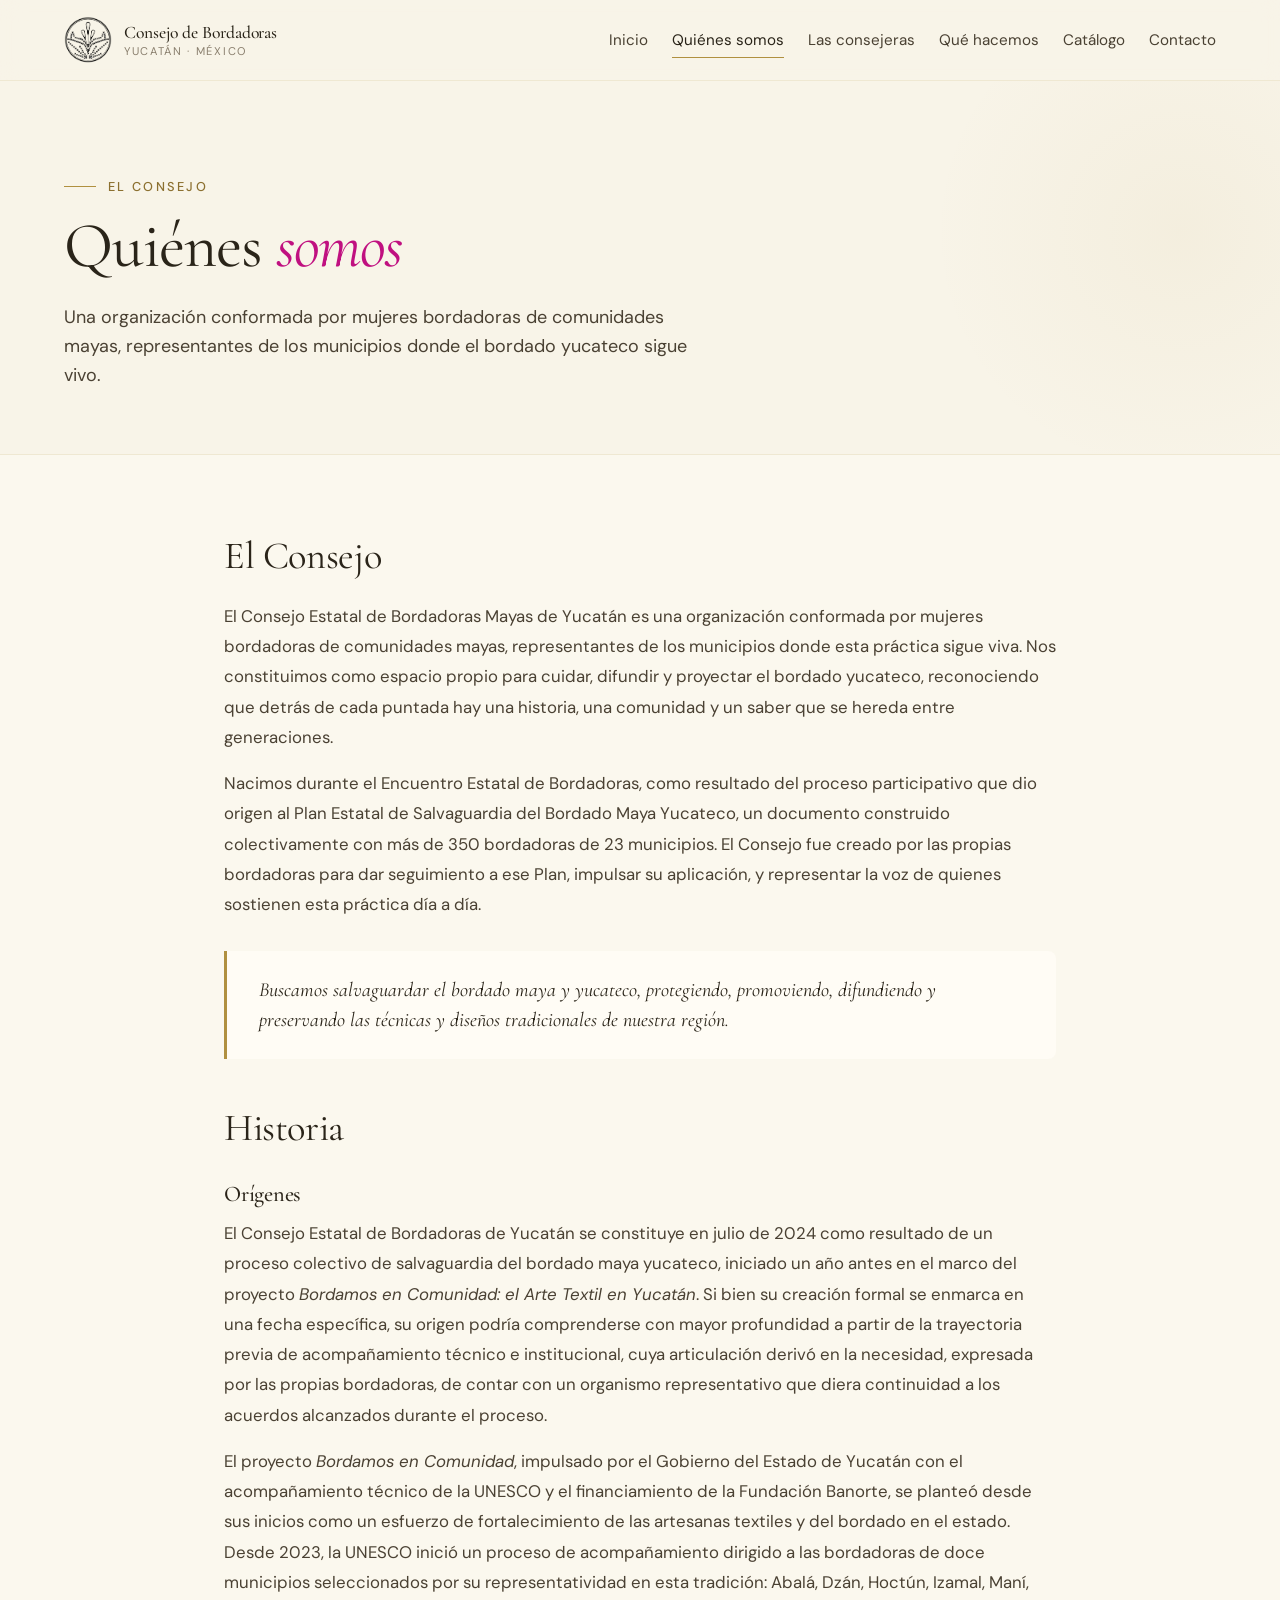
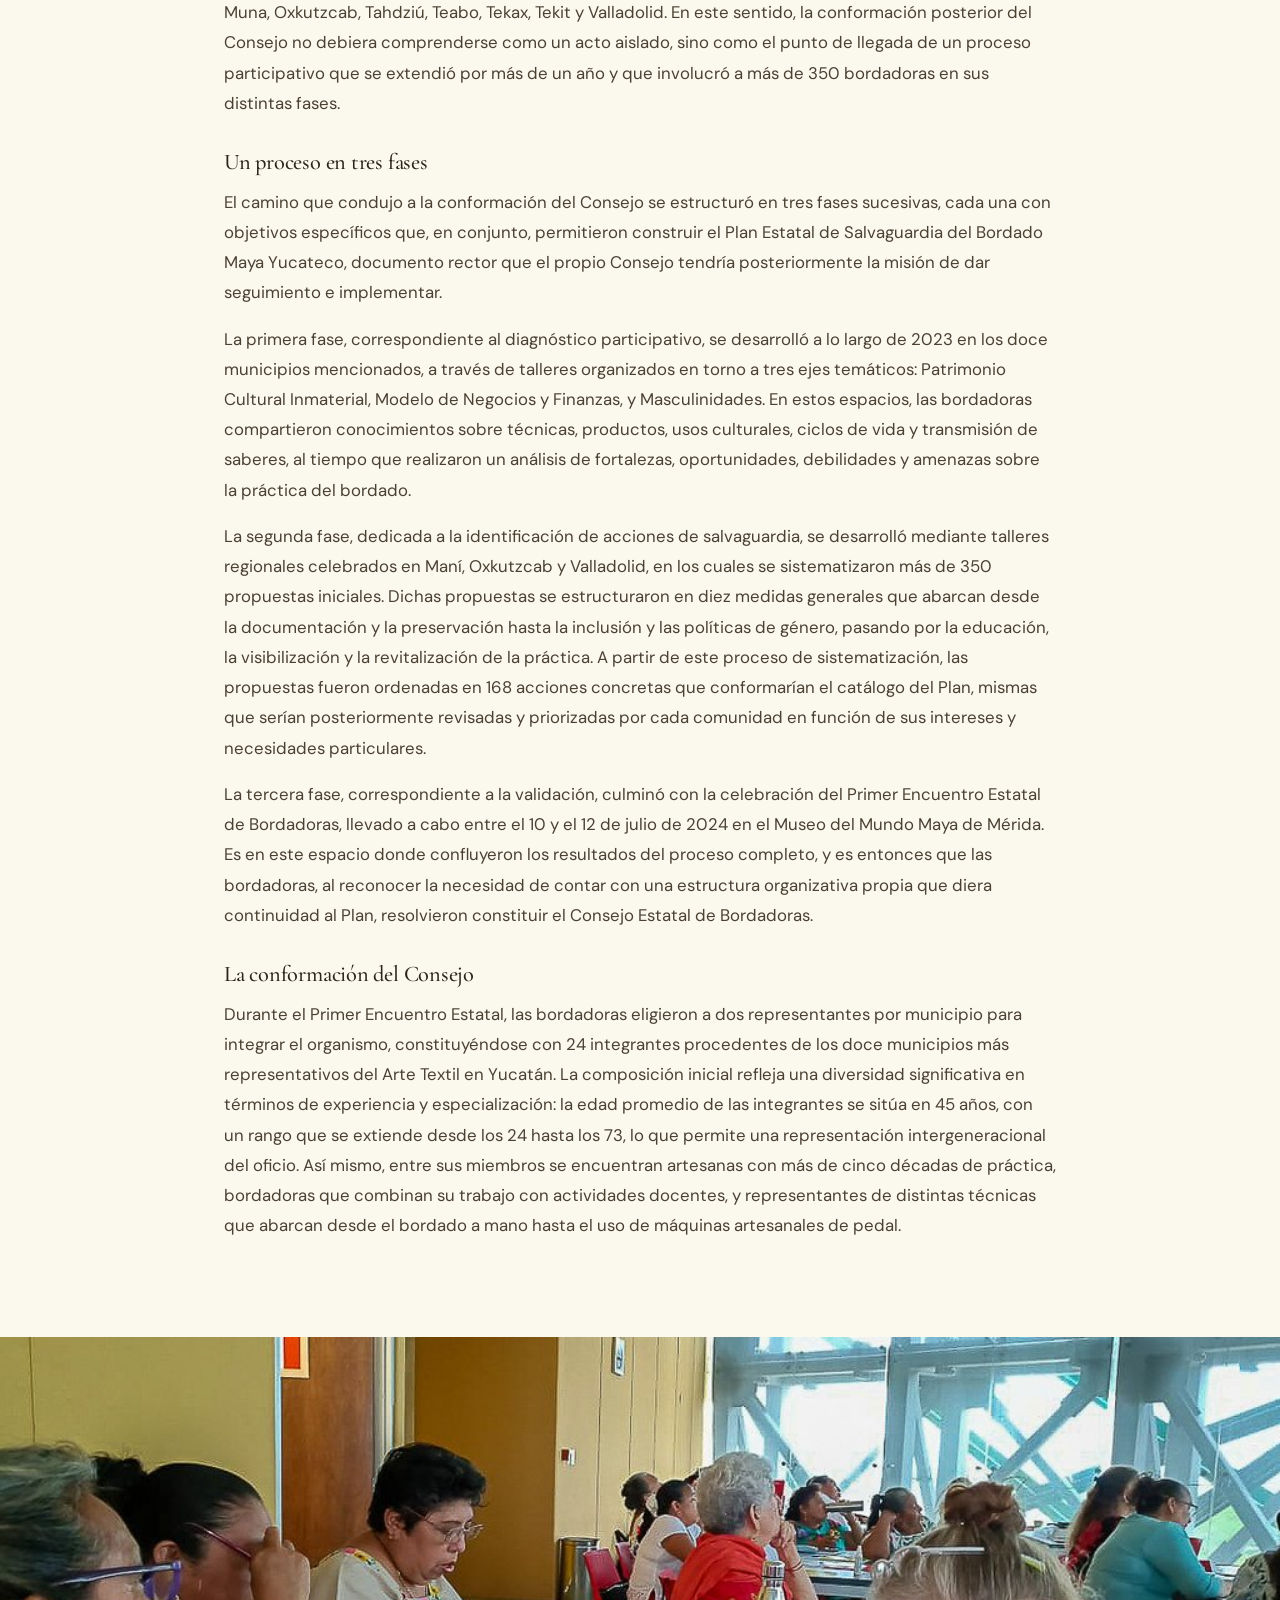
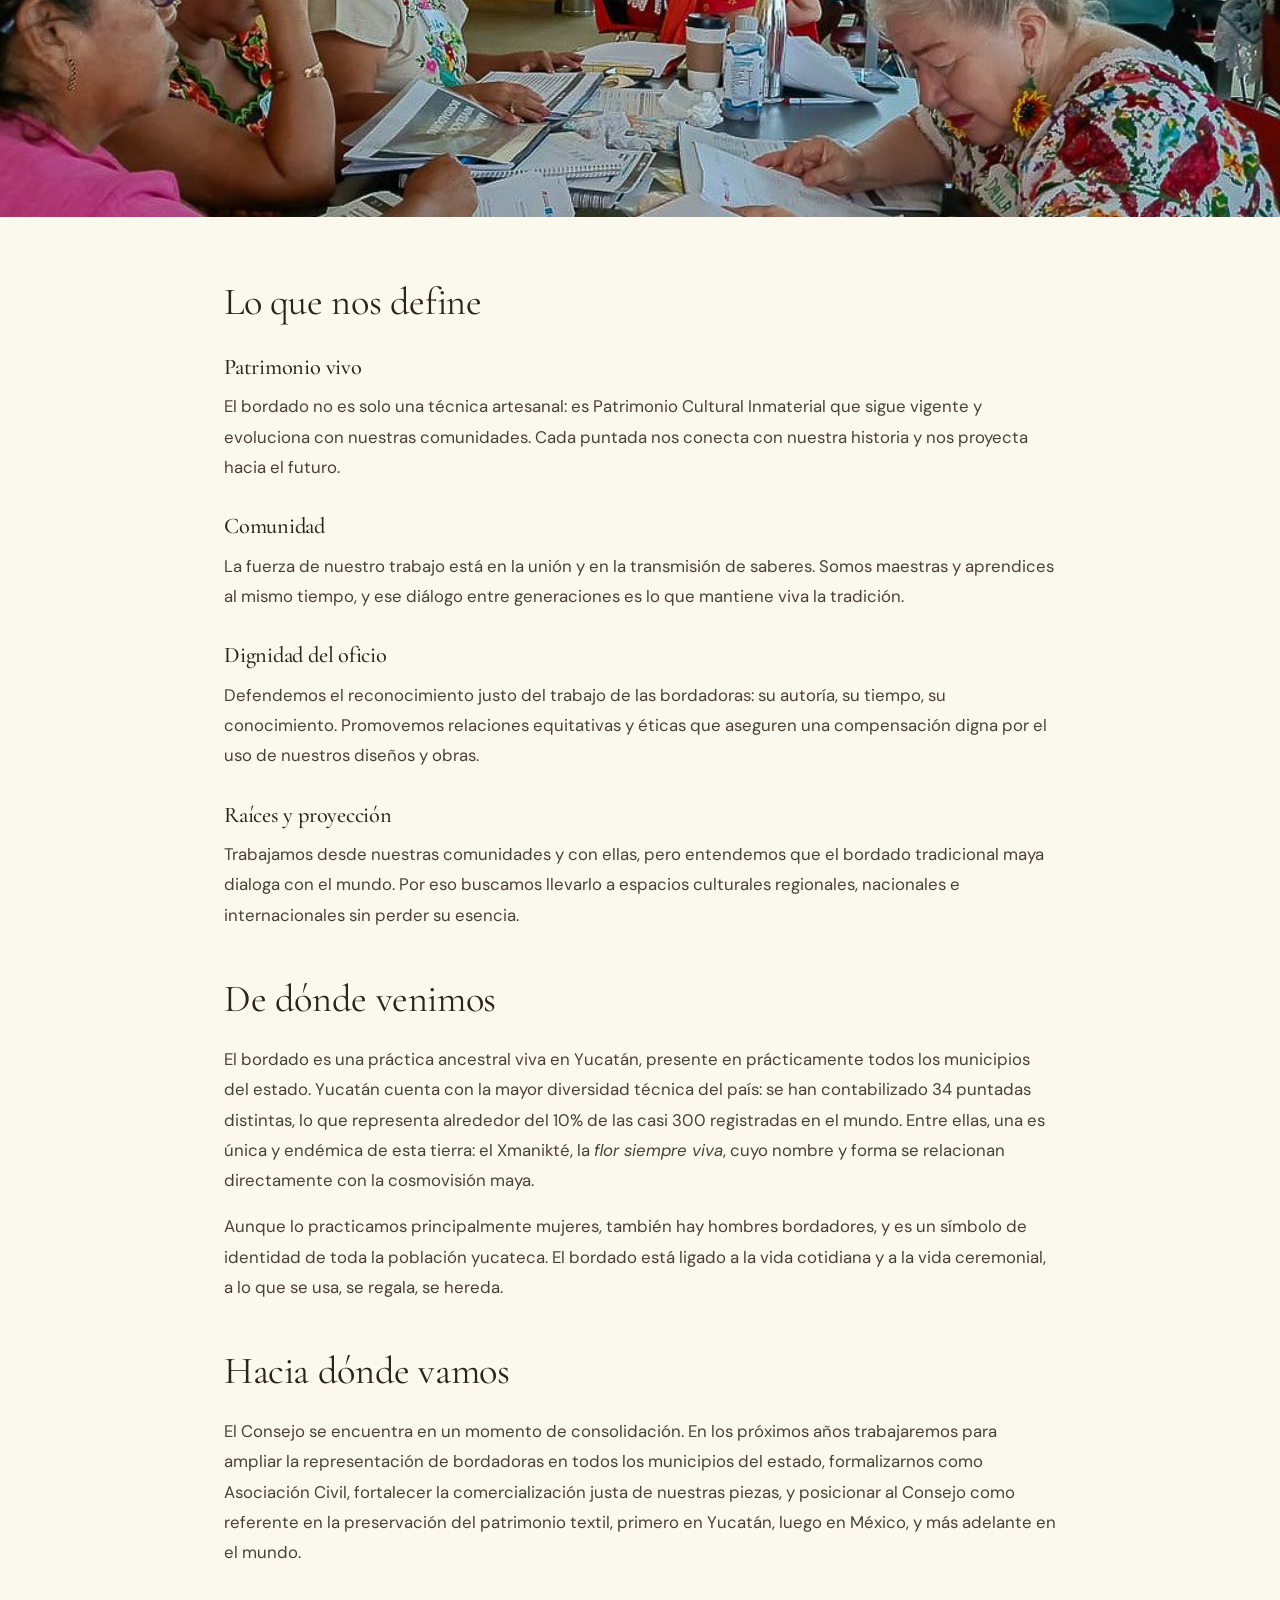
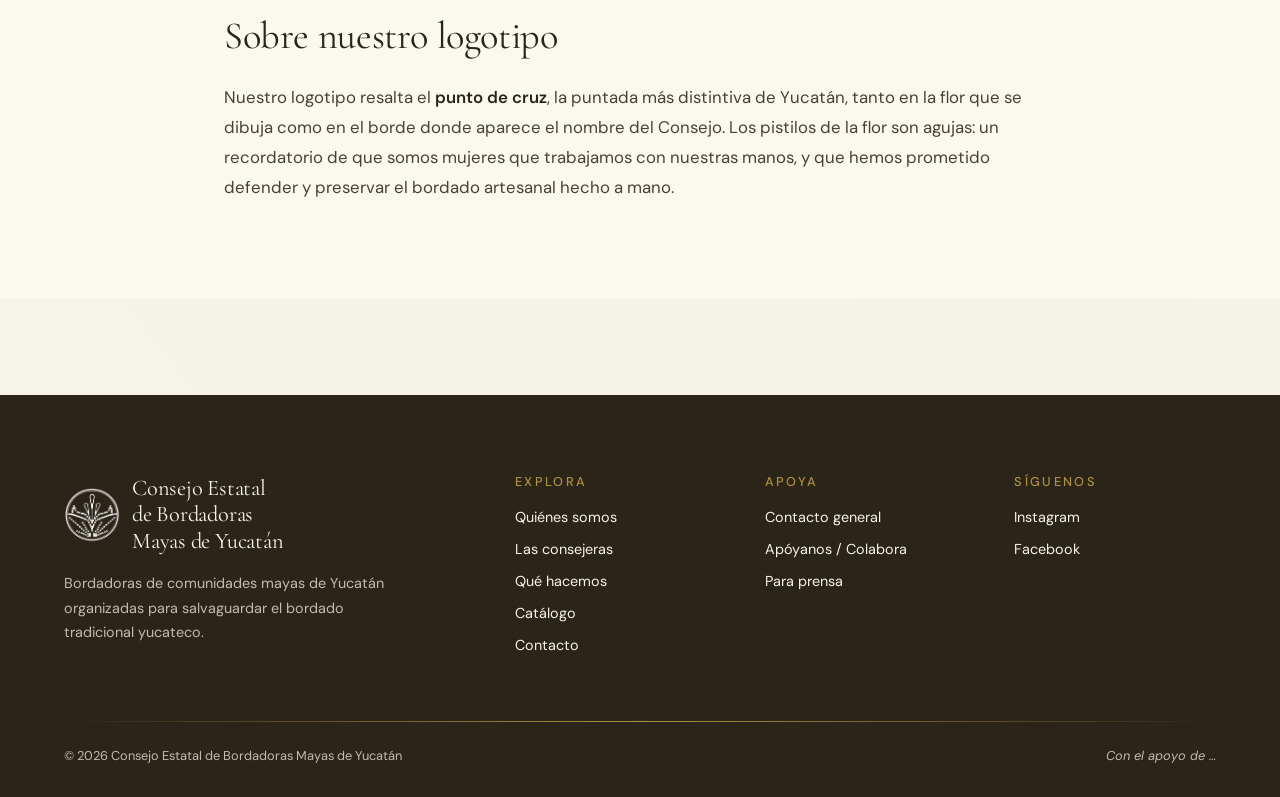
<file: quienes-somos.html>
<!DOCTYPE html>
<html lang="es">
<head>
  <meta charset="UTF-8">
  <meta name="viewport" content="width=device-width, initial-scale=1.0">
  <title>Quiénes somos · Consejo Estatal de Bordadoras Mayas de Yucatán</title>
  <meta name="description" content="Historia, misión y trayectoria del Consejo Estatal de Bordadoras Mayas de Yucatán, organización conformada por mujeres bordadoras de comunidades mayas que salvaguardan el bordado tradicional yucateco.">
  
  <link rel="preconnect" href="https://fonts.googleapis.com">
  <link rel="preconnect" href="https://fonts.gstatic.com" crossorigin>
  <link href="https://fonts.googleapis.com/css2?family=Cormorant+Garamond:ital,wght@0,300;0,400;0,500;0,600;1,300;1,400;1,500&family=DM+Sans:wght@400;500;600&display=swap" rel="stylesheet">
  
  <link rel="stylesheet" href="assets/css/base.css">
  <link rel="stylesheet" href="assets/css/componentes.css">
  <link rel="stylesheet" href="assets/css/paginas-internas.css">
  <link rel="icon" type="image/png" href="assets/img/logo-consejo-blanco.png">
</head>

<body>
  <header class="header">
    <div class="header__contenedor">
      <a href="index.html" class="header__marca" aria-label="Inicio">
        <img src="assets/img/logo-consejo.png" alt="" class="header__logo">
        <div class="header__nombre">
          <span class="header__nombre-principal">Consejo de Bordadoras</span>
          <span class="header__nombre-secundario">Yucatán · México</span>
        </div>
      </a>
      
      <nav class="nav" aria-label="Navegación principal">
        <ul class="nav__lista">
          <li><a class="nav__link" href="index.html">Inicio</a></li>
          <li><a class="nav__link" href="quienes-somos.html" aria-current="page">Quiénes somos</a></li>
          <li><a class="nav__link" href="consejeras.html">Las consejeras</a></li>
          <li><a class="nav__link" href="que-hacemos.html">Qué hacemos</a></li>
          <li><a class="nav__link" href="catalogo.html">Catálogo</a></li>
          <li><a class="nav__link" href="contacto.html">Contacto</a></li>
        </ul>
        <button class="nav__toggle" aria-label="Abrir menú" aria-expanded="false">
          <svg viewBox="0 0 24 24" fill="none" stroke="currentColor" stroke-width="1.5">
            <line x1="3" y1="6" x2="21" y2="6"/>
            <line x1="3" y1="12" x2="21" y2="12"/>
            <line x1="3" y1="18" x2="21" y2="18"/>
          </svg>
        </button>
      </nav>
    </div>
  </header>

  <main>
    <header class="page-header">
      <div class="page-header__contenedor">
        <div class="page-header__eyebrow">
          <span class="page-header__eyebrow-linea"></span>
          <span class="page-header__eyebrow-texto">El Consejo</span>
        </div>
        <h1 class="page-header__titulo">Quiénes <em>somos</em></h1>
        <p class="page-header__subtitulo">
          Una organización conformada por mujeres bordadoras de comunidades mayas, representantes de los municipios donde el bordado yucateco sigue vivo.
        </p>
      </div>
    </header>

    <section class="prosa">
      <div class="prosa__contenedor">
        <h2>El Consejo</h2>
        <p>
          El Consejo Estatal de Bordadoras Mayas de Yucatán es una organización conformada por mujeres bordadoras de comunidades mayas, representantes de los municipios donde esta práctica sigue viva. Nos constituimos como espacio propio para cuidar, difundir y proyectar el bordado yucateco, reconociendo que detrás de cada puntada hay una historia, una comunidad y un saber que se hereda entre generaciones.
        </p>
        <p>
          Nacimos durante el Encuentro Estatal de Bordadoras, como resultado del proceso participativo que dio origen al Plan Estatal de Salvaguardia del Bordado Maya Yucateco, un documento construido colectivamente con más de 350 bordadoras de 23 municipios. El Consejo fue creado por las propias bordadoras para dar seguimiento a ese Plan, impulsar su aplicación, y representar la voz de quienes sostienen esta práctica día a día.
        </p>

        <blockquote>
          Buscamos salvaguardar el bordado maya y yucateco, protegiendo, promoviendo, difundiendo y preservando las técnicas y diseños tradicionales de nuestra región.
        </blockquote>

        <h2>Historia</h2>
        <h3>Orígenes</h3>
        <p>
          El Consejo Estatal de Bordadoras de Yucatán se constituye en julio de 2024 como resultado de un proceso colectivo de salvaguardia del bordado maya yucateco, iniciado un año antes en el marco del proyecto <em>Bordamos en Comunidad: el Arte Textil en Yucatán</em>. Si bien su creación formal se enmarca en una fecha específica, su origen podría comprenderse con mayor profundidad a partir de la trayectoria previa de acompañamiento técnico e institucional, cuya articulación derivó en la necesidad, expresada por las propias bordadoras, de contar con un organismo representativo que diera continuidad a los acuerdos alcanzados durante el proceso.
        </p>
        <p>
          El proyecto <em>Bordamos en Comunidad</em>, impulsado por el Gobierno del Estado de Yucatán con el acompañamiento técnico de la UNESCO y el financiamiento de la Fundación Banorte, se planteó desde sus inicios como un esfuerzo de fortalecimiento de las artesanas textiles y del bordado en el estado. Desde 2023, la UNESCO inició un proceso de acompañamiento dirigido a las bordadoras de doce municipios seleccionados por su representatividad en esta tradición: Abalá, Dzán, Hoctún, Izamal, Maní, Muna, Oxkutzcab, Tahdziú, Teabo, Tekax, Tekit y Valladolid. En este sentido, la conformación posterior del Consejo no debiera comprenderse como un acto aislado, sino como el punto de llegada de un proceso participativo que se extendió por más de un año y que involucró a más de 350 bordadoras en sus distintas fases.
        </p>

        <h3>Un proceso en tres fases</h3>
        <p>
          El camino que condujo a la conformación del Consejo se estructuró en tres fases sucesivas, cada una con objetivos específicos que, en conjunto, permitieron construir el Plan Estatal de Salvaguardia del Bordado Maya Yucateco, documento rector que el propio Consejo tendría posteriormente la misión de dar seguimiento e implementar.
        </p>
        <p>
          La primera fase, correspondiente al diagnóstico participativo, se desarrolló a lo largo de 2023 en los doce municipios mencionados, a través de talleres organizados en torno a tres ejes temáticos: Patrimonio Cultural Inmaterial, Modelo de Negocios y Finanzas, y Masculinidades. En estos espacios, las bordadoras compartieron conocimientos sobre técnicas, productos, usos culturales, ciclos de vida y transmisión de saberes, al tiempo que realizaron un análisis de fortalezas, oportunidades, debilidades y amenazas sobre la práctica del bordado.
        </p>
        <p>
          La segunda fase, dedicada a la identificación de acciones de salvaguardia, se desarrolló mediante talleres regionales celebrados en Maní, Oxkutzcab y Valladolid, en los cuales se sistematizaron más de 350 propuestas iniciales. Dichas propuestas se estructuraron en diez medidas generales que abarcan desde la documentación y la preservación hasta la inclusión y las políticas de género, pasando por la educación, la visibilización y la revitalización de la práctica. A partir de este proceso de sistematización, las propuestas fueron ordenadas en 168 acciones concretas que conformarían el catálogo del Plan, mismas que serían posteriormente revisadas y priorizadas por cada comunidad en función de sus intereses y necesidades particulares.
        </p>
        <p>
          La tercera fase, correspondiente a la validación, culminó con la celebración del Primer Encuentro Estatal de Bordadoras, llevado a cabo entre el 10 y el 12 de julio de 2024 en el Museo del Mundo Maya de Mérida. Es en este espacio donde confluyeron los resultados del proceso completo, y es entonces que las bordadoras, al reconocer la necesidad de contar con una estructura organizativa propia que diera continuidad al Plan, resolvieron constituir el Consejo Estatal de Bordadoras.
        </p>

        <h3>La conformación del Consejo</h3>
        <p>
          Durante el Primer Encuentro Estatal, las bordadoras eligieron a dos representantes por municipio para integrar el organismo, constituyéndose con 24 integrantes procedentes de los doce municipios más representativos del Arte Textil en Yucatán. La composición inicial refleja una diversidad significativa en términos de experiencia y especialización: la edad promedio de las integrantes se sitúa en 45 años, con un rango que se extiende desde los 24 hasta los 73, lo que permite una representación intergeneracional del oficio. Así mismo, entre sus miembros se encuentran artesanas con más de cinco décadas de práctica, bordadoras que combinan su trabajo con actividades docentes, y representantes de distintas técnicas que abarcan desde el bordado a mano hasta el uso de máquinas artesanales de pedal.
        </p>
      </div>
    </section>

    <div class="imagen-banda">
      <img src="assets/img/grupo-consejo.jpg" alt="Integrantes del Consejo Estatal de Bordadoras reunidas">
    </div>

    <section class="prosa" style="padding-top: var(--esp-16);">
      <div class="prosa__contenedor">
        <h2>Lo que nos define</h2>
        <h3>Patrimonio vivo</h3>
        <p>
          El bordado no es solo una técnica artesanal: es Patrimonio Cultural Inmaterial que sigue vigente y evoluciona con nuestras comunidades. Cada puntada nos conecta con nuestra historia y nos proyecta hacia el futuro.
        </p>

        <h3>Comunidad</h3>
        <p>
          La fuerza de nuestro trabajo está en la unión y en la transmisión de saberes. Somos maestras y aprendices al mismo tiempo, y ese diálogo entre generaciones es lo que mantiene viva la tradición.
        </p>

        <h3>Dignidad del oficio</h3>
        <p>
          Defendemos el reconocimiento justo del trabajo de las bordadoras: su autoría, su tiempo, su conocimiento. Promovemos relaciones equitativas y éticas que aseguren una compensación digna por el uso de nuestros diseños y obras.
        </p>

        <h3>Raíces y proyección</h3>
        <p>
          Trabajamos desde nuestras comunidades y con ellas, pero entendemos que el bordado tradicional maya dialoga con el mundo. Por eso buscamos llevarlo a espacios culturales regionales, nacionales e internacionales sin perder su esencia.
        </p>

        <h2>De dónde venimos</h2>
        <p>
          El bordado es una práctica ancestral viva en Yucatán, presente en prácticamente todos los municipios del estado. Yucatán cuenta con la mayor diversidad técnica del país: se han contabilizado 34 puntadas distintas, lo que representa alrededor del 10% de las casi 300 registradas en el mundo. Entre ellas, una es única y endémica de esta tierra: el Xmanikté, la <em>flor siempre viva</em>, cuyo nombre y forma se relacionan directamente con la cosmovisión maya.
        </p>
        <p>
          Aunque lo practicamos principalmente mujeres, también hay hombres bordadores, y es un símbolo de identidad de toda la población yucateca. El bordado está ligado a la vida cotidiana y a la vida ceremonial, a lo que se usa, se regala, se hereda.
        </p>

        <h2>Hacia dónde vamos</h2>
        <p>
          El Consejo se encuentra en un momento de consolidación. En los próximos años trabajaremos para ampliar la representación de bordadoras en todos los municipios del estado, formalizarnos como Asociación Civil, fortalecer la comercialización justa de nuestras piezas, y posicionar al Consejo como referente en la preservación del patrimonio textil, primero en Yucatán, luego en México, y más adelante en el mundo.
        </p>

        <h2>Sobre nuestro logotipo</h2>
        <p>
          Nuestro logotipo resalta el <strong>punto de cruz</strong>, la puntada más distintiva de Yucatán, tanto en la flor que se dibuja como en el borde donde aparece el nombre del Consejo. Los pistilos de la flor son agujas: un recordatorio de que somos mujeres que trabajamos con nuestras manos, y que hemos prometido defender y preservar el bordado artesanal hecho a mano.
        </p>
      </div>
    </section>
  </main>

  <footer class="footer">
    <div class="footer__contenedor">
      <div class="footer__grid">
        <div class="footer__marca">
          <div class="footer__logo-titulo">
            <img src="assets/img/logo-consejo-blanco.png" alt="" class="footer__logo">
            <h3 class="footer__titulo-bloque">Consejo Estatal<br>de Bordadoras<br>Mayas de Yucatán</h3>
          </div>
          <p class="footer__descripcion">
            Bordadoras de comunidades mayas de Yucatán organizadas para salvaguardar el bordado tradicional yucateco.
          </p>
        </div>
        <div>
          <h4 class="footer__columna-titulo">Explora</h4>
          <ul class="footer__lista">
            <li><a href="quienes-somos.html">Quiénes somos</a></li>
            <li><a href="consejeras.html">Las consejeras</a></li>
            <li><a href="que-hacemos.html">Qué hacemos</a></li>
            <li><a href="catalogo.html">Catálogo</a></li>
            <li><a href="contacto.html">Contacto</a></li>
          </ul>
        </div>
        <div>
          <h4 class="footer__columna-titulo">Apoya</h4>
          <ul class="footer__lista">
            <li><a href="contacto.html">Contacto general</a></li>
            <li><a href="contacto.html">Apóyanos / Colabora</a></li>
            <li><a href="contacto.html">Para prensa</a></li>
          </ul>
        </div>
        <div>
          <h4 class="footer__columna-titulo">Síguenos</h4>
          <ul class="footer__lista">
            <li><a data-config-href="instagram_url" href="#" rel="noopener">Instagram</a></li>
            <li><a data-config-href="facebook_url" href="#" rel="noopener">Facebook</a></li>
          </ul>
        </div>
      </div>
      <hr class="footer__divisor">
      <div class="footer__inferior">
        <span>© 2026 Consejo Estatal de Bordadoras Mayas de Yucatán</span>
        <div class="footer__aliados">
          <span>Con el apoyo de <span data-config="aliados">…</span></span>
        </div>
      </div>
    </div>
  </footer>

  <script type="module">
    import { cargarYAplicarConfiguracion } from "./assets/js/config-dinamica.js";
    
    // Menú móvil
    const toggle = document.querySelector(".nav__toggle");
    const nav = document.querySelector(".nav");
    if (toggle && nav) {
      toggle.addEventListener("click", () => {
        nav.classList.toggle("activa");
        toggle.setAttribute("aria-expanded", nav.classList.contains("activa"));
      });
    }
    
    // Configuración dinámica
    cargarYAplicarConfiguracion();
  </script>
</body>
</html>
</file>
<file: assets/css/base.css>
/* ============================================================
   BASE.CSS — Sistema de diseño del sitio del Consejo Estatal
   de Bordadoras Mayas de Yucatán
   
   Contiene:
     1. Variables (paleta, tipografía, espaciado, transiciones)
     2. Reset y normalización
     3. Tipografía base
     4. Utilidades comunes
   ============================================================ */

/* ------------------------------------------------------------
   1. VARIABLES — paleta extraída del logotipo del Consejo
   ------------------------------------------------------------ */
:root {
  /* === Colores institucionales === */
  --c-dorado: #B09040;          /* Color institucional principal — borde y letras del logo */
  --c-dorado-claro: #D4B570;
  --c-dorado-oscuro: #8C7030;
  
  --c-azul: #0070A0;             /* Azul ceibo — del centro del logo */
  --c-azul-claro: #4DA3C8;
  --c-azul-oscuro: #004F70;
  
  --c-verde: #106020;            /* Verde milpa */
  --c-verde-claro: #2F8C42;
  
  --c-magenta: #C01080;          /* Magenta flor — el acento expresivo */
  --c-magenta-claro: #E04AA8;
  
  /* === Neutros cálidos === */
  --c-crema: #F8F4E8;            /* Fondo principal — crema cálido, no blanco frío */
  --c-crema-claro: #FBF8EE;
  --c-crema-oscuro: #EFE8D2;
  --c-marfil: #FFFCF5;
  
  --c-tinta: #2A2419;            /* Texto principal — marrón muy oscuro, más cálido que negro */
  --c-tinta-suave: #4A4133;
  --c-piedra: #8A7F6E;            /* Texto secundario */
  --c-piedra-claro: #C4BCAC;
  
  /* === Tipografía === */
  --fuente-display: "Cormorant Garamond", "Georgia", serif;
  --fuente-cuerpo: "DM Sans", -apple-system, BlinkMacSystemFont, sans-serif;
  --fuente-mono: "JetBrains Mono", "Courier New", monospace;
  
  --tamano-base: 1rem;            /* 16px */
  --tamano-xs: 0.75rem;
  --tamano-sm: 0.875rem;
  --tamano-md: 1rem;
  --tamano-lg: 1.125rem;
  --tamano-xl: 1.5rem;
  --tamano-2xl: 2rem;
  --tamano-3xl: 2.75rem;
  --tamano-4xl: 4rem;
  --tamano-5xl: 5.5rem;
  
  --linea-apretada: 1.1;
  --linea-normal: 1.5;
  --linea-suelta: 1.7;
  
  /* === Espaciado (sistema 8px) === */
  --esp-1: 0.25rem;
  --esp-2: 0.5rem;
  --esp-3: 0.75rem;
  --esp-4: 1rem;
  --esp-6: 1.5rem;
  --esp-8: 2rem;
  --esp-12: 3rem;
  --esp-16: 4rem;
  --esp-20: 5rem;
  --esp-24: 6rem;
  --esp-32: 8rem;
  
  /* === Anchos de contenedor === */
  --ancho-narrow: 720px;
  --ancho-text: 880px;
  --ancho-default: 1200px;
  --ancho-wide: 1400px;
  
  /* === Bordes === */
  --radio-sm: 4px;
  --radio-md: 8px;
  --radio-lg: 16px;
  --radio-xl: 24px;
  --radio-pill: 999px;
  
  /* === Sombras (sutiles, no dramáticas) === */
  --sombra-sm: 0 1px 2px rgba(42, 36, 25, 0.06);
  --sombra-md: 0 4px 12px rgba(42, 36, 25, 0.08);
  --sombra-lg: 0 12px 32px rgba(42, 36, 25, 0.10);
  --sombra-card: 0 1px 3px rgba(42, 36, 25, 0.06), 0 8px 24px rgba(42, 36, 25, 0.04);
  
  /* === Transiciones === */
  --t-rapida: 150ms ease-out;
  --t-media: 300ms cubic-bezier(0.4, 0, 0.2, 1);
  --t-lenta: 600ms cubic-bezier(0.4, 0, 0.2, 1);
}

/* ------------------------------------------------------------
   2. RESET Y NORMALIZACIÓN
   ------------------------------------------------------------ */

*, *::before, *::after {
  box-sizing: border-box;
  margin: 0;
  padding: 0;
}

html {
  font-size: 16px;
  -webkit-text-size-adjust: 100%;
  scroll-behavior: smooth;
}

body {
  font-family: var(--fuente-cuerpo);
  font-size: var(--tamano-base);
  line-height: var(--linea-normal);
  color: var(--c-tinta);
  background-color: var(--c-crema);
  -webkit-font-smoothing: antialiased;
  -moz-osx-font-smoothing: grayscale;
  min-height: 100vh;
  
  /* Sutil textura de papel — no agresiva */
  background-image: 
    radial-gradient(circle at 20% 50%, rgba(176, 144, 64, 0.025) 0%, transparent 50%),
    radial-gradient(circle at 80% 80%, rgba(0, 112, 160, 0.02) 0%, transparent 50%);
}

img {
  max-width: 100%;
  height: auto;
  display: block;
}

a {
  color: var(--c-azul-oscuro);
  text-decoration: none;
  transition: color var(--t-rapida);
}

a:hover {
  color: var(--c-magenta);
}

button {
  font-family: inherit;
  cursor: pointer;
  border: none;
  background: none;
}

/* ------------------------------------------------------------
   3. TIPOGRAFÍA BASE
   ------------------------------------------------------------ */

h1, h2, h3, h4, h5, h6 {
  font-family: var(--fuente-display);
  font-weight: 500;
  line-height: var(--linea-apretada);
  color: var(--c-tinta);
  letter-spacing: -0.01em;
}

h1 {
  font-size: clamp(2.5rem, 5.5vw, 4.5rem);
  font-weight: 400;
  letter-spacing: -0.02em;
}

h2 {
  font-size: clamp(2rem, 4vw, 3rem);
  font-weight: 400;
}

h3 {
  font-size: clamp(1.5rem, 2.5vw, 2rem);
}

h4 {
  font-size: var(--tamano-xl);
}

p {
  line-height: var(--linea-suelta);
  color: var(--c-tinta-suave);
}

p + p {
  margin-top: var(--esp-4);
}

/* Estilo distintivo: párrafo introductorio (lead) */
.lead {
  font-family: var(--fuente-display);
  font-size: var(--tamano-xl);
  font-weight: 400;
  line-height: 1.4;
  color: var(--c-tinta);
  font-style: italic;
}

/* Texto en mayúsculas espaciado — para etiquetas de sección */
.eyebrow {
  font-family: var(--fuente-cuerpo);
  font-size: var(--tamano-sm);
  font-weight: 500;
  letter-spacing: 0.18em;
  text-transform: uppercase;
  color: var(--c-dorado-oscuro);
}

/* ------------------------------------------------------------
   4. CONTENEDORES Y UTILIDADES
   ------------------------------------------------------------ */

.contenedor {
  width: 100%;
  max-width: var(--ancho-default);
  margin-inline: auto;
  padding-inline: var(--esp-6);
}

.contenedor-narrow {
  max-width: var(--ancho-narrow);
  margin-inline: auto;
  padding-inline: var(--esp-6);
}

.contenedor-text {
  max-width: var(--ancho-text);
  margin-inline: auto;
  padding-inline: var(--esp-6);
}

/* Líneas decorativas doradas — sello visual del sitio */
.linea-dorada {
  display: block;
  width: 60px;
  height: 1px;
  background-color: var(--c-dorado);
  margin-block: var(--esp-6);
}

.linea-dorada--centrada {
  margin-inline: auto;
}

/* Sección base */
section {
  padding-block: var(--esp-20);
}

@media (max-width: 768px) {
  section {
    padding-block: var(--esp-12);
  }
}

/* Accesibilidad: ocultar visualmente pero accesible para screen readers */
.sr-only {
  position: absolute;
  width: 1px;
  height: 1px;
  padding: 0;
  margin: -1px;
  overflow: hidden;
  clip: rect(0, 0, 0, 0);
  white-space: nowrap;
  border-width: 0;
}

/* Animación de aparición al cargar — usada con stagger */
@keyframes aparecer {
  from {
    opacity: 0;
    transform: translateY(20px);
  }
  to {
    opacity: 1;
    transform: translateY(0);
  }
}

.aparece {
  animation: aparecer 0.8s cubic-bezier(0.4, 0, 0.2, 1) backwards;
}

/* Patrón decorativo: punto de cruz como acento */
.cruz {
  display: inline-block;
  width: 8px;
  height: 8px;
  position: relative;
  vertical-align: middle;
}

.cruz::before,
.cruz::after {
  content: "";
  position: absolute;
  background-color: currentColor;
}

.cruz::before {
  top: 50%;
  left: 0;
  right: 0;
  height: 1.5px;
  transform: translateY(-50%);
}

.cruz::after {
  left: 50%;
  top: 0;
  bottom: 0;
  width: 1.5px;
  transform: translateX(-50%);
}
</file>
<file: assets/css/componentes.css>
/* ============================================================
   COMPONENTES.CSS — Componentes reutilizables del sitio
   ============================================================ */

/* ------------------------------------------------------------
   HEADER Y NAVEGACIÓN
   ------------------------------------------------------------ */

.header {
  position: sticky;
  top: 0;
  z-index: 100;
  background-color: rgba(248, 244, 232, 0.92);
  backdrop-filter: blur(12px);
  -webkit-backdrop-filter: blur(12px);
  border-bottom: 1px solid var(--c-crema-oscuro);
  transition: all var(--t-media);
}

.header__contenedor {
  max-width: var(--ancho-default);
  margin-inline: auto;
  padding: var(--esp-4) var(--esp-6);
  display: flex;
  align-items: center;
  justify-content: space-between;
  gap: var(--esp-8);
}

.header__marca {
  display: flex;
  align-items: center;
  gap: var(--esp-3);
  text-decoration: none;
  color: var(--c-tinta);
  flex-shrink: 0;
}

.header__logo {
  width: 48px;
  height: 48px;
  flex-shrink: 0;
}

.header__nombre {
  display: flex;
  flex-direction: column;
  line-height: 1.1;
}

.header__nombre-principal {
  font-family: var(--fuente-display);
  font-size: 1.1rem;
  font-weight: 500;
  color: var(--c-tinta);
  letter-spacing: -0.005em;
}

.header__nombre-secundario {
  font-size: 0.7rem;
  letter-spacing: 0.15em;
  text-transform: uppercase;
  color: var(--c-piedra);
  margin-top: 2px;
}

.nav {
  display: flex;
  align-items: center;
  gap: var(--esp-8);
}

.nav__lista {
  display: flex;
  list-style: none;
  gap: var(--esp-6);
  align-items: center;
}

.nav__link {
  font-size: 0.95rem;
  color: var(--c-tinta-suave);
  text-decoration: none;
  position: relative;
  padding-block: var(--esp-2);
  transition: color var(--t-rapida);
}

.nav__link::after {
  content: "";
  position: absolute;
  bottom: 0;
  left: 0;
  right: 0;
  height: 1px;
  background-color: var(--c-dorado);
  transform: scaleX(0);
  transform-origin: right;
  transition: transform var(--t-media);
}

.nav__link:hover,
.nav__link[aria-current="page"] {
  color: var(--c-tinta);
}

.nav__link:hover::after,
.nav__link[aria-current="page"]::after {
  transform: scaleX(1);
  transform-origin: left;
}

/* Toggle del menú móvil */
.nav__toggle {
  display: none;
  width: 40px;
  height: 40px;
  align-items: center;
  justify-content: center;
  color: var(--c-tinta);
}

.nav__toggle svg {
  width: 24px;
  height: 24px;
}

@media (max-width: 900px) {
  .nav__lista {
    position: fixed !important;
    top: 80px;
    right: 0;
    bottom: 0;
    height: calc(100vh - 80px);
    width: 280px;
    max-width: 80vw;
    /* Fondo sólido marfil — usamos color hex directo como fallback además de la variable */
    background-color: #FFFCF5 !important;
    background-color: var(--c-marfil) !important;
    background-image: none !important;
    opacity: 1 !important;
    flex-direction: column;
    align-items: stretch;
    padding: var(--esp-6) 0;
    gap: 0;
    transform: translateX(100%);
    transition: transform var(--t-media);
    box-shadow: -8px 0 32px rgba(42, 36, 25, 0.25);
    z-index: 1000;
    overflow-y: auto;
    -webkit-overflow-scrolling: touch;
    /* Garantizar que tenga su propio contexto de apilamiento */
    isolation: isolate;
  }
  
  .nav__lista li {
    width: 100%;
    list-style: none;
    background-color: transparent;
  }
  
  .nav__link {
    display: block;
    width: 100%;
    padding: var(--esp-4) var(--esp-6);
    font-size: 1rem;
    color: var(--c-tinta);
    background-color: transparent;
    border-bottom: 1px solid var(--c-crema-oscuro);
  }
  
  /* En móvil, el subrayado del link activo se reemplaza por una barra dorada izquierda */
  .nav__link::after {
    display: none;
  }
  
  .nav__link[aria-current="page"] {
    background-color: var(--c-crema-claro);
    color: var(--c-tinta);
    border-left: 3px solid var(--c-dorado);
    padding-left: calc(var(--esp-6) - 3px);
  }
  
  .nav.activa .nav__lista {
    transform: translateX(0);
  }
  
  /* Overlay oscuro detrás del menú cuando está abierto */
  .nav.activa::before {
    content: "";
    position: fixed;
    top: 80px;
    left: 0;
    right: 0;
    bottom: 0;
    background-color: rgba(42, 36, 25, 0.5);
    z-index: 999;
    animation: aparecer-overlay 0.3s ease-out;
  }
  
  @keyframes aparecer-overlay {
    from { opacity: 0; }
    to { opacity: 1; }
  }
  
  .nav__toggle {
    display: flex;
    position: relative;
    z-index: 1001;
  }
  
  .header__nombre-secundario {
    display: none;
  }
  
  /* Prevenir scroll del body cuando el menú está abierto */
  body:has(.nav.activa) {
    overflow: hidden;
  }
}

/* El header con backdrop-filter crea un contexto de apilamiento que puede afectar
   al menú. Aseguramos que el menú salga de ese contexto en móvil. */
@media (max-width: 900px) {
  .header {
    /* Quitamos isolation si la tuviera */
    isolation: auto;
  }
}

@media (max-width: 400px) {
  /* En móviles muy pequeños, el menú ocupa más ancho */
  .nav__lista {
    width: 85vw;
    max-width: 320px;
  }
  
  .header__nombre-principal {
    font-size: 0.95rem;
  }
}

/* ------------------------------------------------------------
   BOTONES
   ------------------------------------------------------------ */

.boton {
  display: inline-flex;
  align-items: center;
  gap: var(--esp-2);
  padding: 14px 28px;
  font-family: var(--fuente-cuerpo);
  font-size: 0.95rem;
  font-weight: 500;
  letter-spacing: 0.02em;
  text-decoration: none;
  border-radius: var(--radio-pill);
  transition: all var(--t-media);
  cursor: pointer;
  border: 1px solid transparent;
  white-space: nowrap;
}

.boton--primario {
  background-color: var(--c-tinta);
  color: var(--c-marfil);
}

.boton--primario:hover {
  background-color: var(--c-magenta);
  color: white;
  transform: translateY(-1px);
  box-shadow: var(--sombra-md);
}

.boton--secundario {
  background-color: transparent;
  color: var(--c-tinta);
  border-color: var(--c-tinta);
}

.boton--secundario:hover {
  background-color: var(--c-tinta);
  color: var(--c-marfil);
}

.boton--dorado {
  background-color: var(--c-dorado);
  color: white;
}

.boton--dorado:hover {
  background-color: var(--c-dorado-oscuro);
  color: white;
  transform: translateY(-1px);
  box-shadow: var(--sombra-md);
}

.boton--whatsapp {
  background-color: var(--c-verde);
  color: white;
}

.boton--whatsapp:hover {
  background-color: var(--c-verde-claro);
  color: white;
  transform: translateY(-1px);
  box-shadow: var(--sombra-md);
}

.boton__flecha {
  transition: transform var(--t-media);
}

.boton:hover .boton__flecha {
  transform: translateX(4px);
}

/* ------------------------------------------------------------
   ETIQUETAS DE SECCIÓN
   ------------------------------------------------------------ */

.etiqueta-seccion {
  display: flex;
  align-items: center;
  gap: var(--esp-3);
  margin-bottom: var(--esp-6);
}

.etiqueta-seccion__linea {
  width: 32px;
  height: 1px;
  background-color: var(--c-dorado);
}

.etiqueta-seccion__texto {
  font-size: var(--tamano-sm);
  font-weight: 500;
  letter-spacing: 0.18em;
  text-transform: uppercase;
  color: var(--c-dorado-oscuro);
}

/* ------------------------------------------------------------
   TARJETA DE PIEZA (CATÁLOGO)
   ------------------------------------------------------------ */

.tarjeta-pieza {
  display: flex;
  flex-direction: column;
  background-color: var(--c-marfil);
  border-radius: var(--radio-md);
  overflow: hidden;
  text-decoration: none;
  color: var(--c-tinta);
  transition: all var(--t-media);
  box-shadow: var(--sombra-card);
  height: 100%;
  position: relative;
}

.tarjeta-pieza:hover {
  transform: translateY(-4px);
  box-shadow: var(--sombra-lg);
  color: var(--c-tinta);
}

.tarjeta-pieza__imagen-wrap {
  aspect-ratio: 4 / 5;
  overflow: hidden;
  background-color: var(--c-crema-oscuro);
  position: relative;
}

/* Badge "Consejera" en esquina superior izquierda de la imagen */
.tarjeta-pieza__badge {
  position: absolute;
  top: 12px;
  left: 12px;
  z-index: 2;
  display: inline-flex;
  align-items: center;
  gap: 4px;
  padding: 5px 10px 5px 8px;
  background-color: var(--c-dorado);
  color: white;
  font-family: var(--fuente-cuerpo);
  font-size: 0.7rem;
  font-weight: 600;
  letter-spacing: 0.05em;
  text-transform: uppercase;
  border-radius: var(--radio-pill);
  box-shadow: 0 2px 8px rgba(176, 144, 64, 0.4);
  pointer-events: none;
}

.tarjeta-pieza__badge svg {
  display: block;
}

.tarjeta-pieza__imagen {
  width: 100%;
  height: 100%;
  object-fit: cover;
  transition: transform var(--t-lenta);
}

.tarjeta-pieza:hover .tarjeta-pieza__imagen {
  transform: scale(1.05);
}

.tarjeta-pieza__placeholder {
  width: 100%;
  height: 100%;
  display: flex;
  align-items: center;
  justify-content: center;
  background: linear-gradient(135deg, var(--c-crema-oscuro), var(--c-piedra-claro));
  color: var(--c-piedra);
  font-family: var(--fuente-display);
  font-size: 3rem;
  font-style: italic;
}

.tarjeta-pieza__contenido {
  padding: var(--esp-6);
  display: flex;
  flex-direction: column;
  gap: var(--esp-2);
  flex-grow: 1;
}

.tarjeta-pieza__categoria {
  font-size: 0.75rem;
  font-weight: 500;
  letter-spacing: 0.15em;
  text-transform: uppercase;
  color: var(--c-dorado-oscuro);
}

.tarjeta-pieza__nombre {
  font-family: var(--fuente-display);
  font-size: 1.4rem;
  font-weight: 400;
  line-height: 1.2;
  color: var(--c-tinta);
}

.tarjeta-pieza__bordadora {
  font-size: 0.875rem;
  color: var(--c-piedra);
  font-style: italic;
  margin-top: var(--esp-1);
}

.tarjeta-pieza__pie {
  display: flex;
  justify-content: space-between;
  align-items: baseline;
  margin-top: auto;
  padding-top: var(--esp-4);
  border-top: 1px solid var(--c-crema-oscuro);
}

.tarjeta-pieza__precio {
  font-family: var(--fuente-display);
  font-size: 1.25rem;
  font-weight: 500;
  color: var(--c-tinta);
}

.tarjeta-pieza__tecnica {
  font-size: 0.8rem;
  color: var(--c-piedra);
}

/* ------------------------------------------------------------
   FOOTER
   ------------------------------------------------------------ */

.footer {
  background-color: var(--c-tinta);
  color: var(--c-crema);
  padding: var(--esp-20) 0 var(--esp-8);
  margin-top: var(--esp-24);
}

.footer__contenedor {
  max-width: var(--ancho-default);
  margin-inline: auto;
  padding-inline: var(--esp-6);
}

.footer__grid {
  display: grid;
  grid-template-columns: 2fr 1fr 1fr 1fr;
  gap: var(--esp-12);
  margin-bottom: var(--esp-16);
}

@media (max-width: 768px) {
  .footer__grid {
    grid-template-columns: 1fr;
    gap: var(--esp-8);
  }
}

.footer__marca {
  display: flex;
  flex-direction: column;
  gap: var(--esp-4);
}

.footer__logo-titulo {
  display: flex;
  align-items: center;
  gap: var(--esp-3);
}

.footer__logo {
  width: 56px;
  height: 56px;
}

.footer__titulo-bloque {
  font-family: var(--fuente-display);
  font-size: 1.4rem;
  font-weight: 400;
  color: var(--c-crema);
  line-height: 1.2;
}

.footer__descripcion {
  font-size: 0.9rem;
  line-height: 1.7;
  color: var(--c-piedra-claro);
  max-width: 320px;
}

.footer__columna-titulo {
  font-family: var(--fuente-cuerpo);
  font-size: 0.8rem;
  font-weight: 500;
  letter-spacing: 0.18em;
  text-transform: uppercase;
  color: var(--c-dorado);
  margin-bottom: var(--esp-4);
}

.footer__lista {
  list-style: none;
  display: flex;
  flex-direction: column;
  gap: var(--esp-2);
}

.footer__lista a {
  color: var(--c-crema);
  font-size: 0.9rem;
  text-decoration: none;
  transition: color var(--t-rapida);
}

.footer__lista a:hover {
  color: var(--c-dorado-claro);
}

.footer__divisor {
  height: 1px;
  background: linear-gradient(to right, transparent, var(--c-dorado), transparent);
  margin-bottom: var(--esp-6);
  border: none;
}

.footer__inferior {
  display: flex;
  justify-content: space-between;
  align-items: center;
  flex-wrap: wrap;
  gap: var(--esp-4);
  font-size: 0.8rem;
  color: var(--c-piedra-claro);
}

.footer__aliados {
  display: flex;
  align-items: center;
  gap: var(--esp-4);
  font-style: italic;
}

@media (max-width: 768px) {
  .footer {
    padding-top: var(--esp-12);
  }
  
  .footer__inferior {
    flex-direction: column;
    align-items: flex-start;
    text-align: left;
    gap: var(--esp-2);
    font-size: 0.75rem;
  }
  
  .footer__aliados {
    line-height: 1.5;
  }
}
</file>
<file: assets/css/paginas-internas.css>
/* ============================================================
   PAGINAS-INTERNAS.CSS — Estilos comunes para Quiénes somos,
   Las bordadoras, Catálogo, Contacto
   ============================================================ */

/* ------------------------------------------------------------
   ENCABEZADO DE PÁGINA INTERNA
   ------------------------------------------------------------ */

.page-header {
  position: relative;
  padding: var(--esp-24) 0 var(--esp-16);
  background-color: var(--c-crema);
  border-bottom: 1px solid var(--c-crema-oscuro);
  overflow: hidden;
}

.page-header::before {
  content: "";
  position: absolute;
  top: -100px;
  right: -150px;
  width: 500px;
  height: 500px;
  border-radius: 50%;
  background: radial-gradient(circle, rgba(176, 144, 64, 0.06) 0%, transparent 70%);
  pointer-events: none;
}

.page-header__contenedor {
  position: relative;
  z-index: 1;
  max-width: var(--ancho-default);
  margin-inline: auto;
  padding-inline: var(--esp-6);
}

.page-header__eyebrow {
  display: flex;
  align-items: center;
  gap: var(--esp-3);
  margin-bottom: var(--esp-4);
}

.page-header__eyebrow-linea {
  width: 32px;
  height: 1px;
  background-color: var(--c-dorado);
}

.page-header__eyebrow-texto {
  font-size: 0.8rem;
  font-weight: 500;
  letter-spacing: 0.18em;
  text-transform: uppercase;
  color: var(--c-dorado-oscuro);
}

.page-header__titulo {
  font-family: var(--fuente-display);
  font-size: clamp(2.5rem, 5vw, 4rem);
  font-weight: 400;
  line-height: 1.05;
  letter-spacing: -0.015em;
  color: var(--c-tinta);
  max-width: 720px;
}

.page-header__titulo em {
  font-style: italic;
  color: var(--c-magenta);
}

.page-header__subtitulo {
  font-size: var(--tamano-lg);
  line-height: 1.6;
  color: var(--c-tinta-suave);
  max-width: 640px;
  margin-top: var(--esp-6);
}

@media (max-width: 768px) {
  .page-header {
    padding: var(--esp-16) 0 var(--esp-12);
  }
}

/* ------------------------------------------------------------
   PROSA EXTENSA (textos institucionales largos)
   ------------------------------------------------------------ */

.prosa {
  background-color: var(--c-crema-claro);
}

.prosa__contenedor {
  max-width: var(--ancho-text);
  margin-inline: auto;
  padding-inline: var(--esp-6);
}

.prosa h2 {
  font-size: clamp(1.75rem, 3vw, 2.5rem);
  font-weight: 400;
  margin-top: var(--esp-12);
  margin-bottom: var(--esp-6);
  color: var(--c-tinta);
  letter-spacing: -0.01em;
}

.prosa h2:first-child {
  margin-top: 0;
}

.prosa h3 {
  font-size: 1.4rem;
  font-weight: 500;
  margin-top: var(--esp-8);
  margin-bottom: var(--esp-3);
  color: var(--c-tinta);
}

.prosa p {
  font-size: 1.05rem;
  line-height: 1.8;
  color: var(--c-tinta-suave);
  margin-bottom: var(--esp-4);
}

.prosa p + p {
  margin-top: 0;
}

.prosa strong {
  font-weight: 600;
  color: var(--c-tinta);
}

.prosa em {
  font-style: italic;
}

.prosa blockquote {
  margin: var(--esp-8) 0;
  padding: var(--esp-6) var(--esp-8);
  background-color: var(--c-marfil);
  border-left: 3px solid var(--c-dorado);
  font-family: var(--fuente-display);
  font-style: italic;
  font-size: 1.25rem;
  line-height: 1.5;
  color: var(--c-tinta);
  border-radius: 0 var(--radio-md) var(--radio-md) 0;
}

/* ------------------------------------------------------------
   IMAGEN A ANCHO COMPLETO ENTRE SECCIONES
   ------------------------------------------------------------ */

.imagen-banda {
  width: 100%;
  height: clamp(280px, 40vw, 480px);
  overflow: hidden;
  background-color: var(--c-tinta);
  position: relative;
}

.imagen-banda img {
  width: 100%;
  height: 100%;
  object-fit: cover;
  object-position: center;
}

/* ------------------------------------------------------------
   GRID DE BORDADORAS (página /bordadoras.html)
   ------------------------------------------------------------ */

.bordadoras-grid {
  background-color: var(--c-crema);
}

.bordadoras-grid__contenedor {
  max-width: var(--ancho-default);
  margin-inline: auto;
  padding-inline: var(--esp-6);
}

.bordadoras-grid__lista {
  display: grid;
  grid-template-columns: repeat(3, 1fr);
  gap: var(--esp-8);
}

@media (max-width: 1024px) {
  .bordadoras-grid__lista {
    grid-template-columns: repeat(2, 1fr);
  }
}

@media (max-width: 600px) {
  .bordadoras-grid__lista {
    grid-template-columns: 1fr;
  }
}

.tarjeta-bordadora {
  background-color: var(--c-marfil);
  border-radius: var(--radio-md);
  overflow: hidden;
  box-shadow: var(--sombra-card);
  transition: all var(--t-media);
  display: flex;
  flex-direction: column;
}

.tarjeta-bordadora:hover {
  transform: translateY(-4px);
  box-shadow: var(--sombra-lg);
}

.tarjeta-bordadora__imagen-wrap {
  aspect-ratio: 1 / 1;
  background-color: var(--c-crema-oscuro);
  overflow: hidden;
  position: relative;
}

.tarjeta-bordadora__imagen {
  width: 100%;
  height: 100%;
  object-fit: cover;
}

.tarjeta-bordadora__placeholder {
  width: 100%;
  height: 100%;
  display: flex;
  align-items: center;
  justify-content: center;
  background: linear-gradient(135deg, var(--c-dorado-claro), var(--c-dorado));
  color: var(--c-marfil);
  font-family: var(--fuente-display);
  font-size: 5rem;
  font-style: italic;
  font-weight: 300;
}

.tarjeta-bordadora__contenido {
  padding: var(--esp-6) var(--esp-6) var(--esp-8);
  flex-grow: 1;
  display: flex;
  flex-direction: column;
  gap: var(--esp-2);
}

.tarjeta-bordadora__lugar {
  font-size: 0.75rem;
  font-weight: 500;
  letter-spacing: 0.15em;
  text-transform: uppercase;
  color: var(--c-dorado-oscuro);
}

.tarjeta-bordadora__nombre {
  font-family: var(--fuente-display);
  font-size: 1.6rem;
  font-weight: 500;
  line-height: 1.15;
  color: var(--c-tinta);
}

.tarjeta-bordadora__tecnica {
  font-size: 0.9rem;
  color: var(--c-azul-oscuro);
  font-style: italic;
  margin-bottom: var(--esp-3);
}

.tarjeta-bordadora__bio {
  font-size: 0.95rem;
  line-height: 1.65;
  color: var(--c-tinta-suave);
}

.tarjeta-bordadora__pie {
  margin-top: auto;
  padding-top: var(--esp-4);
  display: flex;
  justify-content: space-between;
  align-items: center;
  border-top: 1px solid var(--c-crema-oscuro);
  font-size: 0.8rem;
  color: var(--c-piedra);
}

/* ------------------------------------------------------------
   TARJETA DE CONSEJERA (variante con cargo)
   ------------------------------------------------------------ */

.tarjeta-consejera__cargo {
  display: inline-flex;
  align-items: center;
  gap: 5px;
  align-self: flex-start;
  padding: 4px 10px 4px 8px;
  margin-bottom: var(--esp-2);
  background-color: var(--c-dorado);
  color: white;
  font-family: var(--fuente-cuerpo);
  font-size: 0.7rem;
  font-weight: 600;
  letter-spacing: 0.05em;
  text-transform: uppercase;
  border-radius: var(--radio-pill);
  box-shadow: 0 2px 6px rgba(176, 144, 64, 0.3);
}

.tarjeta-consejera__cargo svg {
  display: block;
}

.tarjeta-consejera__colectivo {
  font-size: 0.85rem;
  color: var(--c-tinta-suave);
  margin-bottom: var(--esp-3);
}

.tarjeta-consejera__colectivo em {
  color: var(--c-azul-oscuro);
  font-style: italic;
}

/* ------------------------------------------------------------
   FILTROS DE CATÁLOGO
   ------------------------------------------------------------ */

.filtros {
  background-color: var(--c-marfil);
  padding: var(--esp-6) 0;
  border-bottom: 1px solid var(--c-crema-oscuro);
  position: sticky;
  top: 80px;
  z-index: 50;
  backdrop-filter: blur(8px);
  -webkit-backdrop-filter: blur(8px);
}

.filtros__contenedor {
  max-width: var(--ancho-default);
  margin-inline: auto;
  padding-inline: var(--esp-6);
  display: flex;
  flex-wrap: wrap;
  gap: var(--esp-3) var(--esp-4);
  align-items: center;
}

.filtros__etiqueta {
  font-size: 0.8rem;
  font-weight: 500;
  letter-spacing: 0.12em;
  text-transform: uppercase;
  color: var(--c-piedra);
  margin-right: var(--esp-2);
}

.filtros__grupo {
  display: flex;
  gap: var(--esp-2);
  flex-wrap: wrap;
}

.filtro-chip {
  padding: 8px 16px;
  font-size: 0.85rem;
  font-family: var(--fuente-cuerpo);
  border: 1px solid var(--c-crema-oscuro);
  background-color: transparent;
  color: var(--c-tinta-suave);
  border-radius: var(--radio-pill);
  cursor: pointer;
  transition: all var(--t-rapida);
  white-space: nowrap;
}

.filtro-chip:hover {
  border-color: var(--c-dorado);
  color: var(--c-tinta);
}

.filtro-chip[aria-pressed="true"] {
  background-color: var(--c-tinta);
  color: var(--c-marfil);
  border-color: var(--c-tinta);
}

.filtros__contador {
  margin-left: auto;
  font-size: 0.85rem;
  color: var(--c-piedra);
  font-style: italic;
}

@media (max-width: 768px) {
  .filtros {
    position: static;
  }
  
  .filtros__contenedor {
    flex-direction: column;
    align-items: flex-start;
  }
  
  .filtros__contador {
    margin-left: 0;
  }
}

/* ------------------------------------------------------------
   CATÁLOGO COMPLETO
   ------------------------------------------------------------ */

.catalogo {
  background-color: var(--c-crema);
  padding-top: var(--esp-12);
}

.catalogo__contenedor {
  max-width: var(--ancho-default);
  margin-inline: auto;
  padding-inline: var(--esp-6);
}

.catalogo__grid {
  display: grid;
  grid-template-columns: repeat(4, 1fr);
  gap: var(--esp-6);
  min-height: 400px;
}

@media (max-width: 1024px) {
  .catalogo__grid {
    grid-template-columns: repeat(3, 1fr);
  }
}

@media (max-width: 768px) {
  .catalogo__grid {
    grid-template-columns: repeat(2, 1fr);
    gap: var(--esp-4);
  }
}

@media (max-width: 480px) {
  .catalogo__grid {
    grid-template-columns: 1fr;
  }
}

.sin-resultados {
  grid-column: 1 / -1;
  text-align: center;
  padding: var(--esp-16) var(--esp-6);
  color: var(--c-piedra);
}

.sin-resultados__titulo {
  font-family: var(--fuente-display);
  font-size: 1.5rem;
  margin-bottom: var(--esp-2);
  color: var(--c-tinta-suave);
}

/* ------------------------------------------------------------
   AVISOS / NOTAS DEL CATÁLOGO
   ------------------------------------------------------------ */

.avisos-catalogo {
  background-color: var(--c-marfil);
  padding: var(--esp-12) 0;
  border-top: 1px solid var(--c-crema-oscuro);
}

.avisos-catalogo__contenedor {
  max-width: var(--ancho-default);
  margin-inline: auto;
  padding-inline: var(--esp-6);
  display: grid;
  grid-template-columns: repeat(3, 1fr);
  gap: var(--esp-8);
}

@media (max-width: 768px) {
  .avisos-catalogo__contenedor {
    grid-template-columns: 1fr;
    gap: var(--esp-6);
  }
}

.aviso {
  display: flex;
  flex-direction: column;
  gap: var(--esp-2);
}

.aviso__icono {
  width: 36px;
  height: 36px;
  border-radius: 50%;
  background-color: var(--c-crema);
  border: 1px solid var(--c-dorado);
  display: flex;
  align-items: center;
  justify-content: center;
  color: var(--c-dorado);
  margin-bottom: var(--esp-2);
}

.aviso__titulo {
  font-family: var(--fuente-display);
  font-size: 1.2rem;
  font-weight: 500;
  color: var(--c-tinta);
}

.aviso__texto {
  font-size: 0.9rem;
  line-height: 1.6;
  color: var(--c-tinta-suave);
}

/* ------------------------------------------------------------
   CONTACTO
   ------------------------------------------------------------ */

.contacto-grid {
  background-color: var(--c-crema);
}

.contacto-grid__contenedor {
  max-width: var(--ancho-default);
  margin-inline: auto;
  padding-inline: var(--esp-6);
  display: grid;
  grid-template-columns: 1fr 1fr;
  gap: var(--esp-16);
}

@media (max-width: 900px) {
  .contacto-grid__contenedor {
    grid-template-columns: 1fr;
    gap: var(--esp-12);
  }
}

.contacto-info {
  display: flex;
  flex-direction: column;
  gap: var(--esp-8);
}

.contacto-info__bloque {
  border-left: 2px solid var(--c-dorado);
  padding-left: var(--esp-6);
}

.contacto-info__etiqueta {
  font-size: 0.75rem;
  font-weight: 500;
  letter-spacing: 0.18em;
  text-transform: uppercase;
  color: var(--c-dorado-oscuro);
  margin-bottom: var(--esp-2);
}

.contacto-info__valor {
  font-family: var(--fuente-display);
  font-size: 1.3rem;
  color: var(--c-tinta);
  line-height: 1.4;
  font-weight: 500;
}

.contacto-info__valor a {
  color: var(--c-tinta);
  text-decoration: none;
  border-bottom: 1px solid var(--c-piedra-claro);
  transition: all var(--t-rapida);
}

.contacto-info__valor a:hover {
  border-bottom-color: var(--c-magenta);
  color: var(--c-magenta);
}

.contacto-info__descripcion {
  font-size: 0.9rem;
  line-height: 1.6;
  color: var(--c-tinta-suave);
  margin-top: var(--esp-2);
}

/* Formulario */
.form-contacto {
  background-color: var(--c-marfil);
  padding: var(--esp-8);
  border-radius: var(--radio-md);
  box-shadow: var(--sombra-card);
}

.form-contacto__titulo {
  font-family: var(--fuente-display);
  font-size: 1.6rem;
  font-weight: 500;
  margin-bottom: var(--esp-6);
  color: var(--c-tinta);
}

.form-grupo {
  margin-bottom: var(--esp-5);
}

.form-grupo__label {
  display: block;
  font-size: 0.85rem;
  font-weight: 500;
  color: var(--c-tinta);
  margin-bottom: var(--esp-2);
}

.form-grupo__input,
.form-grupo__textarea,
.form-grupo__select {
  width: 100%;
  padding: 12px 16px;
  font-family: var(--fuente-cuerpo);
  font-size: 0.95rem;
  background-color: var(--c-crema-claro);
  border: 1px solid var(--c-crema-oscuro);
  border-radius: var(--radio-sm);
  color: var(--c-tinta);
  transition: all var(--t-rapida);
}

.form-grupo__input:focus,
.form-grupo__textarea:focus,
.form-grupo__select:focus {
  outline: none;
  border-color: var(--c-dorado);
  background-color: var(--c-marfil);
  box-shadow: 0 0 0 3px rgba(176, 144, 64, 0.12);
}

.form-grupo__textarea {
  min-height: 140px;
  resize: vertical;
  font-family: var(--fuente-cuerpo);
}

.form-grupo__nota {
  font-size: 0.85rem;
  color: var(--c-piedra);
  font-style: italic;
  line-height: 1.5;
  margin-top: var(--esp-4);
  padding: var(--esp-3);
  background-color: var(--c-crema-claro);
  border-radius: var(--radio-sm);
  border-left: 2px solid var(--c-dorado);
}

/* ============================================================
   AJUSTES RESPONSIVE PARA PÁGINAS INTERNAS
   ============================================================ */

@media (max-width: 768px) {
  .page-header__titulo {
    font-size: clamp(2rem, 9vw, 3rem);
  }
  
  .page-header__subtitulo {
    font-size: 1rem;
  }
  
  .prosa h2 {
    font-size: 1.6rem;
  }
  
  .prosa h3 {
    font-size: 1.2rem;
  }
  
  .prosa p {
    font-size: 1rem;
    line-height: 1.7;
  }
  
  .prosa blockquote {
    padding: var(--esp-4) var(--esp-5);
    font-size: 1.05rem;
  }
  
  /* Formulario de contacto: inputs más grandes y cómodos para tap */
  .form-contacto {
    padding: var(--esp-6) var(--esp-5);
  }
  
  .form-grupo__label {
    font-size: 0.95rem;
    margin-bottom: var(--esp-2);
  }
  
  .form-grupo__input,
  .form-grupo__textarea,
  .form-grupo__select {
    font-size: 1rem;
    padding: 14px 16px;
  }
  
  /* iOS hace zoom si el font-size es < 16px en input. Lo evitamos: */
  .form-grupo__input,
  .form-grupo__textarea,
  .form-grupo__select {
    font-size: 16px;
  }
  
  /* Tarjetas de bordadora: imagen más compacta */
  .tarjeta-bordadora__imagen-wrap {
    aspect-ratio: 4 / 3;
  }
  
  /* Información de contacto: ajustes de spacing */
  .contacto-info__bloque {
    padding-left: var(--esp-4);
  }
  
  .contacto-info__valor {
    font-size: 1.1rem;
    word-break: break-word;
  }
  
  /* Filtros del catálogo: scroll horizontal si no caben */
  .filtros__contenedor {
    overflow-x: auto;
    flex-wrap: nowrap;
    -webkit-overflow-scrolling: touch;
    padding-bottom: var(--esp-2);
  }
  
  .filtros__grupo {
    flex-wrap: nowrap;
  }
  
  .filtro-chip {
    flex-shrink: 0;
  }
  
  /* Avisos del catálogo: más compactos */
  .avisos-catalogo {
    padding: var(--esp-8) 0;
  }
  
  .imagen-banda {
    height: 220px;
  }
}

@media (max-width: 400px) {
  /* Móviles muy pequeños */
  .page-header {
    padding: var(--esp-12) 0 var(--esp-8);
  }
  
  .form-contacto {
    padding: var(--esp-5) var(--esp-4);
  }
  
  .form-contacto__titulo {
    font-size: 1.3rem;
  }
  
  .contacto-info__valor a {
    font-size: 0.95rem;
  }
}

/* ============================================================
   QUÉ HACEMOS — Servicios del Consejo
   ============================================================ */

.servicios-grid__contenedor {
  max-width: 1100px;
  margin: 0 auto;
  padding-inline: var(--esp-6);
  display: flex;
  flex-direction: column;
  gap: var(--esp-12);
}

.servicio {
  display: grid;
  grid-template-columns: 96px 1fr;
  gap: var(--esp-8);
  align-items: flex-start;
  padding-bottom: var(--esp-12);
  border-bottom: 1px solid var(--c-crema-oscuro);
}

.servicio:last-child {
  border-bottom: none;
  padding-bottom: 0;
}

.servicio__icono {
  width: 96px;
  height: 96px;
  border-radius: var(--radio-md);
  display: flex;
  align-items: center;
  justify-content: center;
  box-shadow: 0 4px 16px rgba(42, 36, 25, 0.08);
}

.servicio__icono svg {
  width: 44px;
  height: 44px;
}

.servicio__sector {
  font-size: 0.75rem;
  font-weight: 500;
  letter-spacing: 0.18em;
  text-transform: uppercase;
  color: var(--c-dorado-oscuro);
  margin-bottom: var(--esp-2);
}

.servicio__titulo {
  font-family: var(--fuente-display);
  font-size: clamp(1.6rem, 2.5vw, 2.1rem);
  font-weight: 500;
  line-height: 1.15;
  color: var(--c-tinta);
  margin-bottom: var(--esp-4);
}

.servicio__descripcion {
  font-size: 1.05rem;
  line-height: 1.7;
  color: var(--c-tinta-suave);
  margin-bottom: var(--esp-5);
}

.servicio__lista {
  list-style: none;
  padding-left: 0;
  display: flex;
  flex-direction: column;
  gap: var(--esp-2);
}

.servicio__lista li {
  position: relative;
  padding-left: var(--esp-6);
  font-size: 0.95rem;
  line-height: 1.6;
  color: var(--c-tinta-suave);
}

.servicio__lista li::before {
  content: "";
  position: absolute;
  left: 0;
  top: 0.55em;
  width: 14px;
  height: 1px;
  background-color: var(--c-dorado);
}

/* Responsive servicios */
@media (max-width: 768px) {
  .servicios-grid__contenedor {
    gap: var(--esp-10);
    padding-inline: var(--esp-4);
  }
  
  .servicio {
    grid-template-columns: 1fr;
    gap: var(--esp-4);
    padding-bottom: var(--esp-10);
  }
  
  .servicio__icono {
    width: 72px;
    height: 72px;
  }
  
  .servicio__icono svg {
    width: 36px;
    height: 36px;
  }
  
  .servicio__titulo {
    font-size: 1.6rem;
  }
  
  .servicio__descripcion {
    font-size: 1rem;
  }
}
</file>
